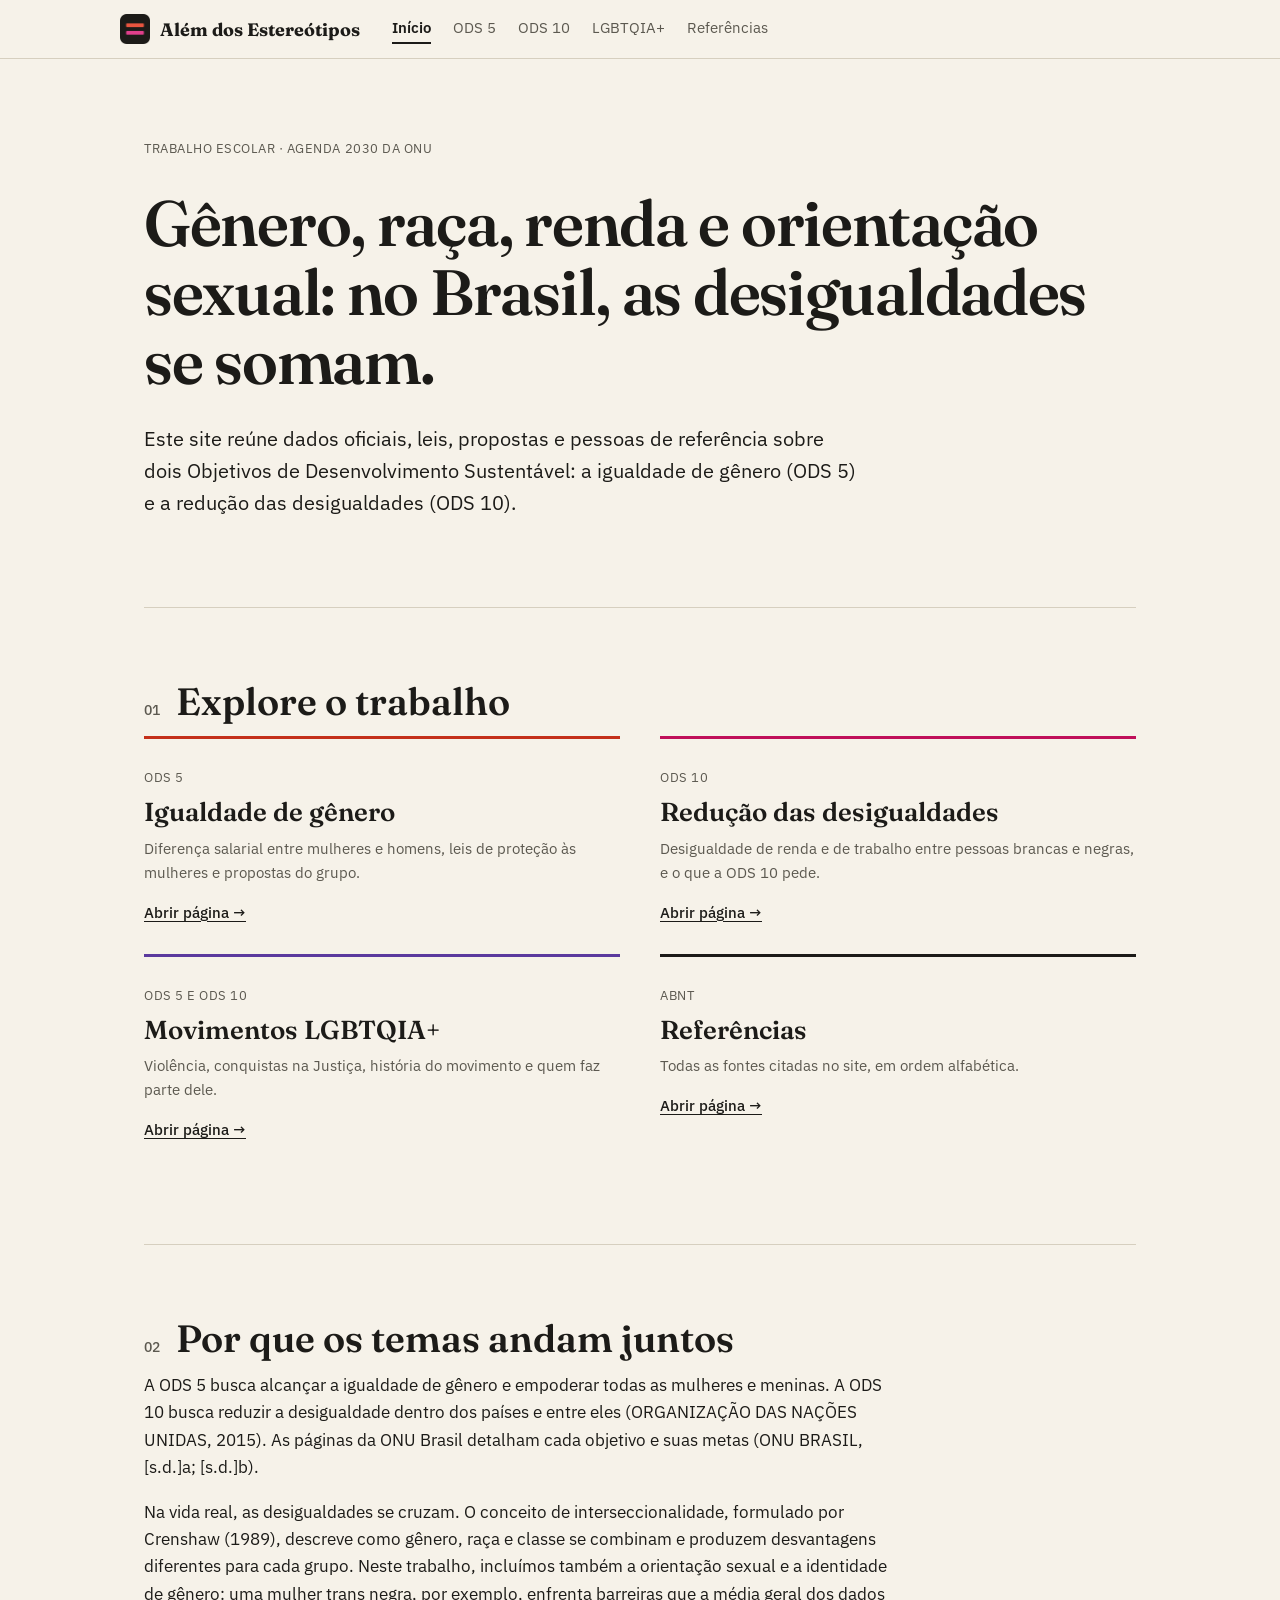
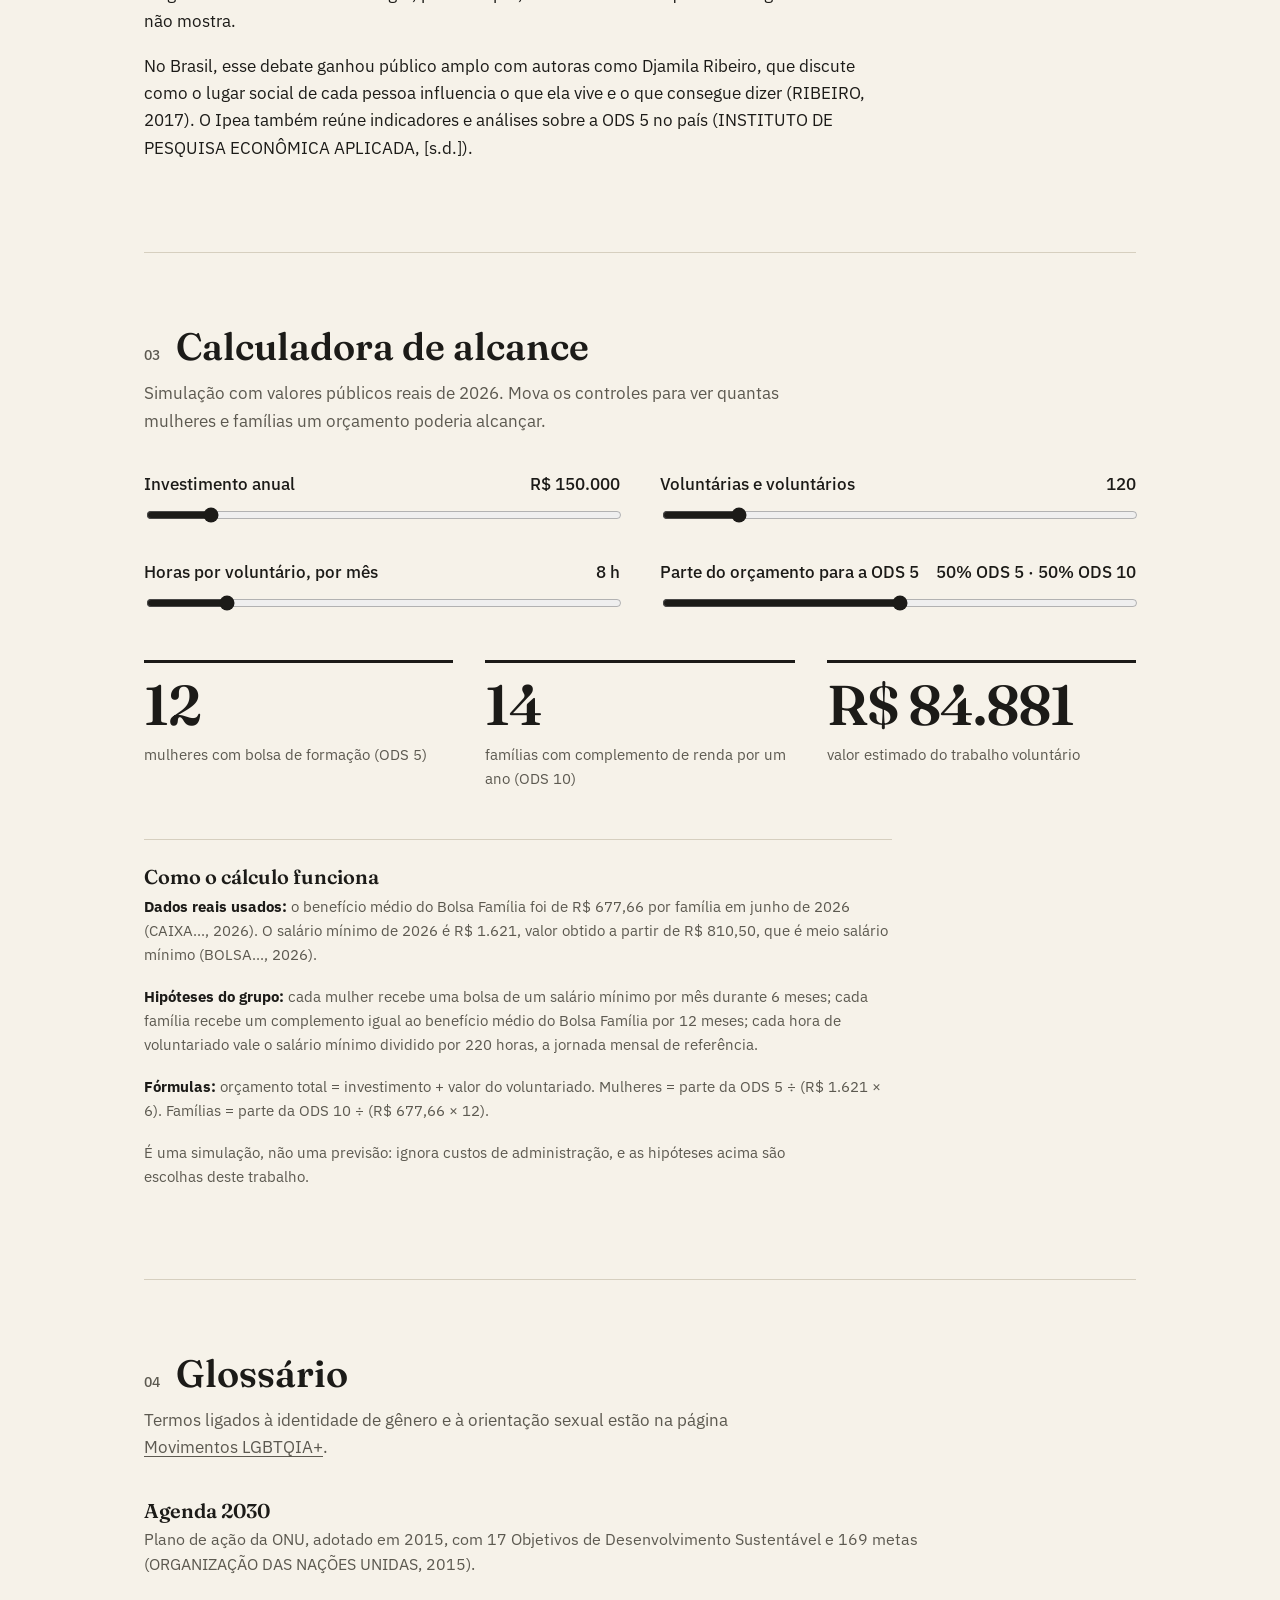
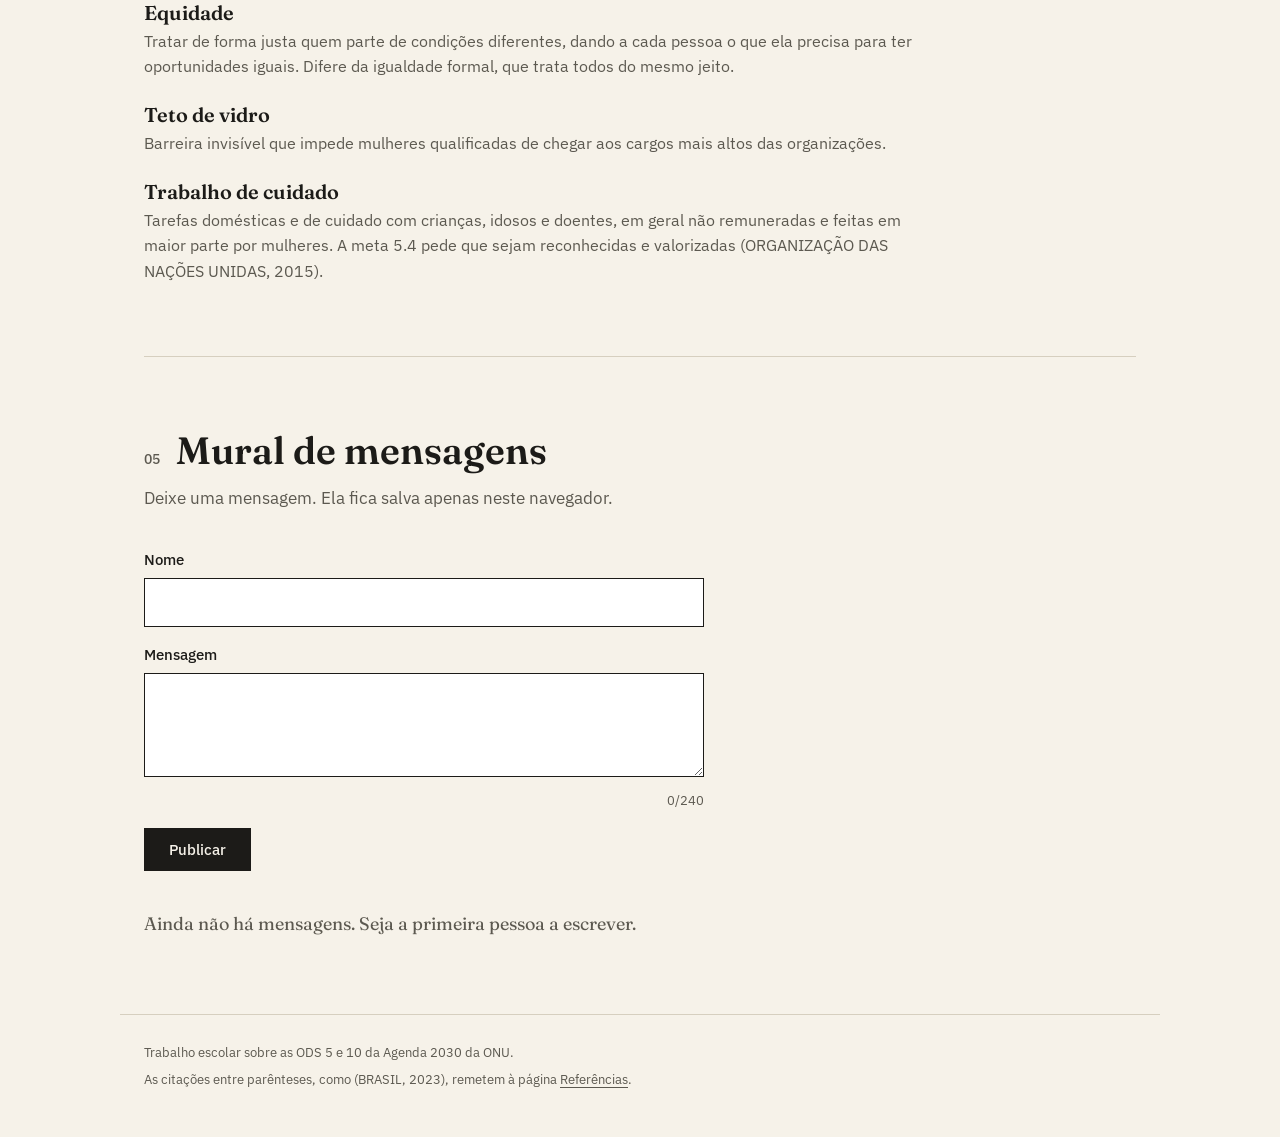
<file: Projeto Integrador/index.html>
<!DOCTYPE html>
<html lang="pt-BR">
<head>
    <meta charset="UTF-8">
    <meta name="viewport" content="width=device-width, initial-scale=1.0">
    <meta name="description" content="Desigualdades de gênero, raça, renda e orientação sexual no Brasil, à luz das ODS 5 e 10.">
    <title>Início | Além dos Estereótipos</title>
    <link href="https://fonts.googleapis.com/css2?family=Fraunces:opsz,wght@9..144,400;9..144,600;9..144,700&family=IBM+Plex+Sans:wght@400;500;600&display=swap" rel="stylesheet">
    <link rel="icon" type="image/png" href="imagens/logo.png">
    <link rel="stylesheet" href="css/style.css">
</head>
<body data-pagina="inicio">
    <a href="#conteudo" class="skip">Pular para o conteúdo</a>

    <header class="top">
        <a href="index.html" class="brand"><img src="imagens/logo.png" alt="" width="30" height="30">Além dos Estereótipos</a>
        <button type="button" class="menu-btn" aria-controls="menu" aria-expanded="false" hidden><img src="imagens/icon-menu.svg" alt="" width="22" height="22">Menu</button>
        <nav id="menu" aria-label="Principal"><a href="index.html" aria-current="page">Início</a><a href="ods5.html">ODS 5</a><a href="ods10.html">ODS 10</a><a href="lgbt.html">LGBTQIA+</a><a href="referencias.html">Referências</a></nav>
    </header>

    <main id="conteudo">
        <section class="hero">
            <p class="kicker">Trabalho escolar · Agenda 2030 da ONU</p>
            <h1>Gênero, raça, renda e orientação sexual: no Brasil, as desigualdades se somam.</h1>
            <p class="lead">Este site reúne dados oficiais, leis, propostas e pessoas de referência sobre dois Objetivos de Desenvolvimento Sustentável: a igualdade de gênero (ODS 5) e a redução das desigualdades (ODS 10).</p>
        </section>

        <section>
            <h2><span class="num">01</span>Explore o trabalho</h2>
            <div class="paginas">
                <a class="pg o5b" href="ods5.html"><small>ODS 5</small><h3>Igualdade de gênero</h3><p>Diferença salarial entre mulheres e homens, leis de proteção às mulheres e propostas do grupo.</p><span>Abrir página →</span></a>
                <a class="pg o10b" href="ods10.html"><small>ODS 10</small><h3>Redução das desigualdades</h3><p>Desigualdade de renda e de trabalho entre pessoas brancas e negras, e o que a ODS 10 pede.</p><span>Abrir página →</span></a>
                <a class="pg lgb" href="lgbt.html"><small>ODS 5 e ODS 10</small><h3>Movimentos LGBTQIA+</h3><p>Violência, conquistas na Justiça, história do movimento e quem faz parte dele.</p><span>Abrir página →</span></a>
                <a class="pg" href="referencias.html"><small>ABNT</small><h3>Referências</h3><p>Todas as fontes citadas no site, em ordem alfabética.</p><span>Abrir página →</span></a>
            </div>
        </section>

        <section>
            <h2><span class="num">02</span>Por que os temas andam juntos</h2>
            <div class="texto">
                <p>A ODS 5 busca alcançar a igualdade de gênero e empoderar todas as mulheres e meninas. A ODS 10 busca reduzir a desigualdade dentro dos países e entre eles (ORGANIZAÇÃO DAS NAÇÕES UNIDAS, 2015). As páginas da ONU Brasil detalham cada objetivo e suas metas (ONU BRASIL, [s.d.]a; [s.d.]b).</p>
                <p>Na vida real, as desigualdades se cruzam. O conceito de interseccionalidade, formulado por Crenshaw (1989), descreve como gênero, raça e classe se combinam e produzem desvantagens diferentes para cada grupo. Neste trabalho, incluímos também a orientação sexual e a identidade de gênero: uma mulher trans negra, por exemplo, enfrenta barreiras que a média geral dos dados não mostra.</p>
                <p>No Brasil, esse debate ganhou público amplo com autoras como Djamila Ribeiro, que discute como o lugar social de cada pessoa influencia o que ela vive e o que consegue dizer (RIBEIRO, 2017). O Ipea também reúne indicadores e análises sobre a ODS 5 no país (INSTITUTO DE PESQUISA ECONÔMICA APLICADA, [s.d.]).</p>
            </div>
        </section>

        <section id="simulador">
            <h2><span class="num">03</span>Calculadora de alcance</h2>
            <p class="intro">Simulação com valores públicos reais de 2026. Mova os controles para ver quantas mulheres e famílias um orçamento poderia alcançar.</p>
            <div class="controles">
                <div class="ctl"><label for="slider-orcamento"><span>Investimento anual</span><output id="val-orcamento"></output></label>
                    <input type="range" id="slider-orcamento" min="30000" max="1000000" step="10000" value="150000"></div>
                <div class="ctl"><label for="slider-voluntarios"><span>Voluntárias e voluntários</span><output id="val-voluntarios"></output></label>
                    <input type="range" id="slider-voluntarios" min="0" max="800" step="10" value="120"></div>
                <div class="ctl"><label for="slider-horas"><span>Horas por voluntário, por mês</span><output id="val-horas"></output></label>
                    <input type="range" id="slider-horas" min="2" max="40" step="2" value="8"></div>
                <div class="ctl"><label for="slider-divisao"><span>Parte do orçamento para a ODS 5</span><output id="val-divisao"></output></label>
                    <input type="range" id="slider-divisao" min="0" max="100" step="10" value="50"></div>
            </div>
            <div class="stats tres" aria-live="polite">
                <div><b id="res-mulheres">0</b><p>mulheres com bolsa de formação (ODS 5)</p></div>
                <div><b id="res-familias">0</b><p>famílias com complemento de renda por um ano (ODS 10)</p></div>
                <div><b id="res-voluntariado">R$ 0</b><p>valor estimado do trabalho voluntário</p></div>
            </div>
            <div class="texto metodo">
                <h3>Como o cálculo funciona</h3>
                <p><strong>Dados reais usados:</strong> o benefício médio do Bolsa Família foi de R$ 677,66 por família em junho de 2026 (CAIXA..., 2026). O salário mínimo de 2026 é R$ 1.621, valor obtido a partir de R$ 810,50, que é meio salário mínimo (BOLSA..., 2026).</p>
                <p><strong>Hipóteses do grupo:</strong> cada mulher recebe uma bolsa de um salário mínimo por mês durante 6 meses; cada família recebe um complemento igual ao benefício médio do Bolsa Família por 12 meses; cada hora de voluntariado vale o salário mínimo dividido por 220 horas, a jornada mensal de referência.</p>
                <p><strong>Fórmulas:</strong> orçamento total = investimento + valor do voluntariado. Mulheres = parte da ODS 5 ÷ (R$ 1.621 × 6). Famílias = parte da ODS 10 ÷ (R$ 677,66 × 12).</p>
                <p class="nota">É uma simulação, não uma previsão: ignora custos de administração, e as hipóteses acima são escolhas deste trabalho.</p>
            </div>
        </section>

        <section id="glossario">
            <h2><span class="num">04</span>Glossário</h2>
            <p class="intro">Termos ligados à identidade de gênero e à orientação sexual estão na página <a href="lgbt.html#glossario-lgbt">Movimentos LGBTQIA+</a>.</p>
            <dl class="gloss">
                <dt>Agenda 2030</dt><dd>Plano de ação da ONU, adotado em 2015, com 17 Objetivos de Desenvolvimento Sustentável e 169 metas (ORGANIZAÇÃO DAS NAÇÕES UNIDAS, 2015).</dd>
                <dt>Equidade</dt><dd>Tratar de forma justa quem parte de condições diferentes, dando a cada pessoa o que ela precisa para ter oportunidades iguais. Difere da igualdade formal, que trata todos do mesmo jeito.</dd>
                <dt>Teto de vidro</dt><dd>Barreira invisível que impede mulheres qualificadas de chegar aos cargos mais altos das organizações.</dd>
                <dt>Trabalho de cuidado</dt><dd>Tarefas domésticas e de cuidado com crianças, idosos e doentes, em geral não remuneradas e feitas em maior parte por mulheres. A meta 5.4 pede que sejam reconhecidas e valorizadas (ORGANIZAÇÃO DAS NAÇÕES UNIDAS, 2015).</dd>
            </dl>
        </section>

        <section id="mural">
            <h2><span class="num">05</span>Mural de mensagens</h2>
            <p class="intro">Deixe uma mensagem. Ela fica salva apenas neste navegador.</p>
            <form id="form-mural" novalidate>
                <label for="autor-msg">Nome</label>
                <input type="text" id="autor-msg" maxlength="50" autocomplete="name">
                <label for="texto-msg">Mensagem</label>
                <textarea id="texto-msg" rows="3" maxlength="240"></textarea>
                <div class="linha"><span id="erro-msg" role="alert"></span><span id="contador">0/240</span></div>
                <button type="submit" class="btn">Publicar</button>
            </form>
            <div id="mural-feed" class="mural"></div>
        </section>
    </main>

    <footer>
        <p>Trabalho escolar sobre as ODS 5 e 10 da Agenda 2030 da ONU.</p>
        <p>As citações entre parênteses, como (BRASIL, 2023), remetem à página <a href="referencias.html">Referências</a>.</p>
    </footer>

    <script src="js/script.js"></script>
</body>
</html>
</file>
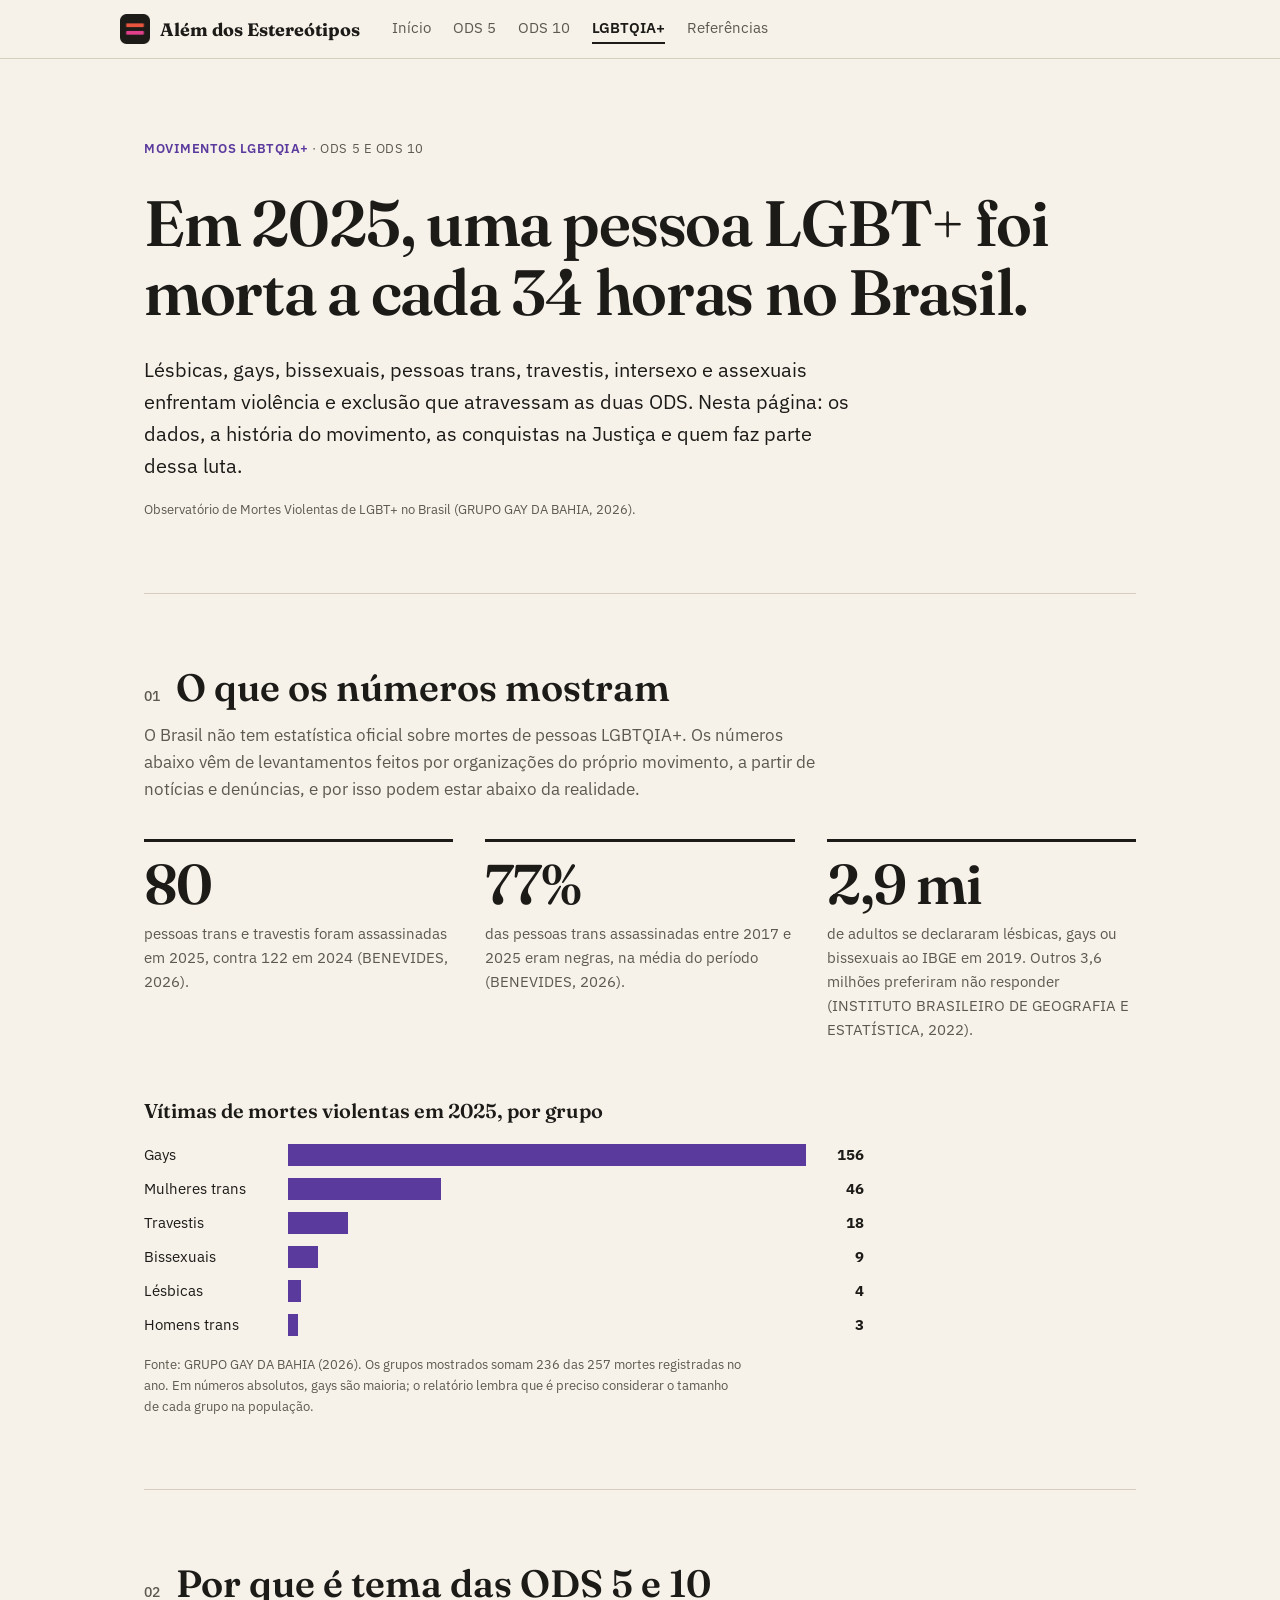
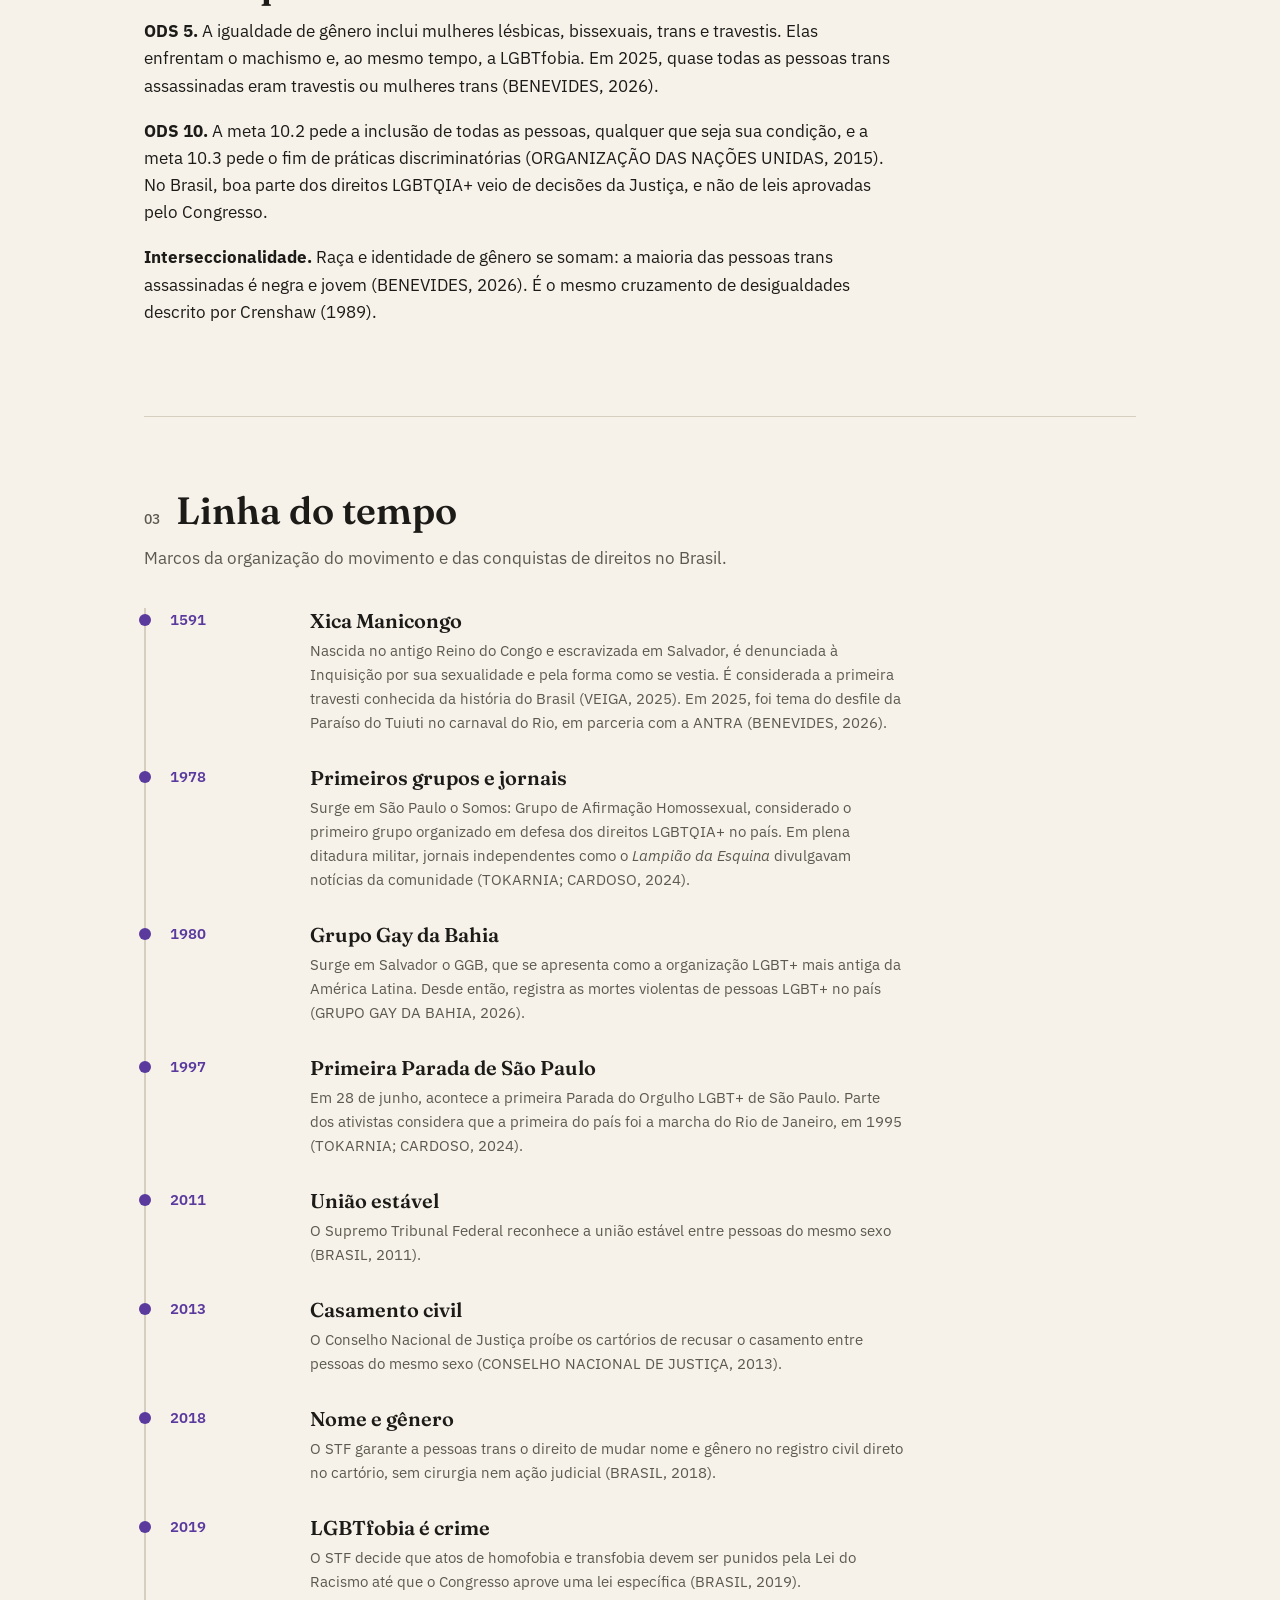
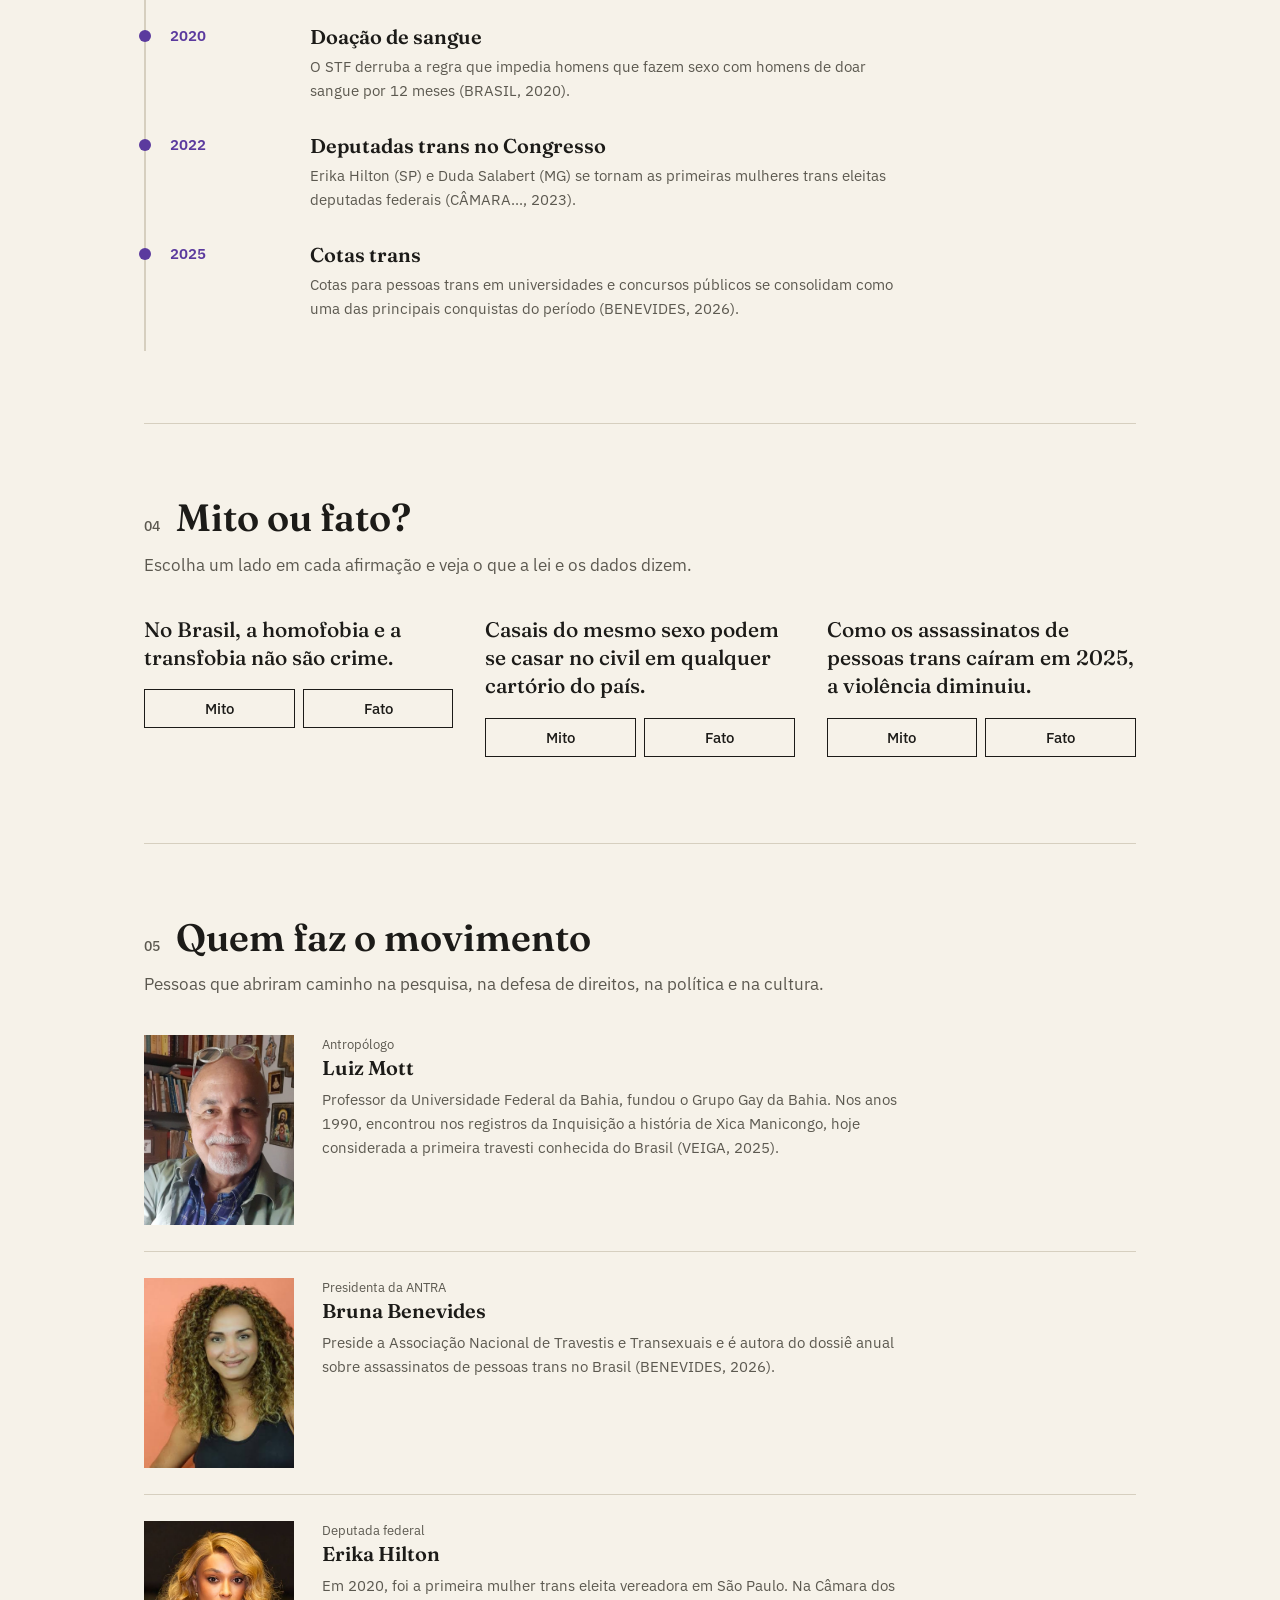
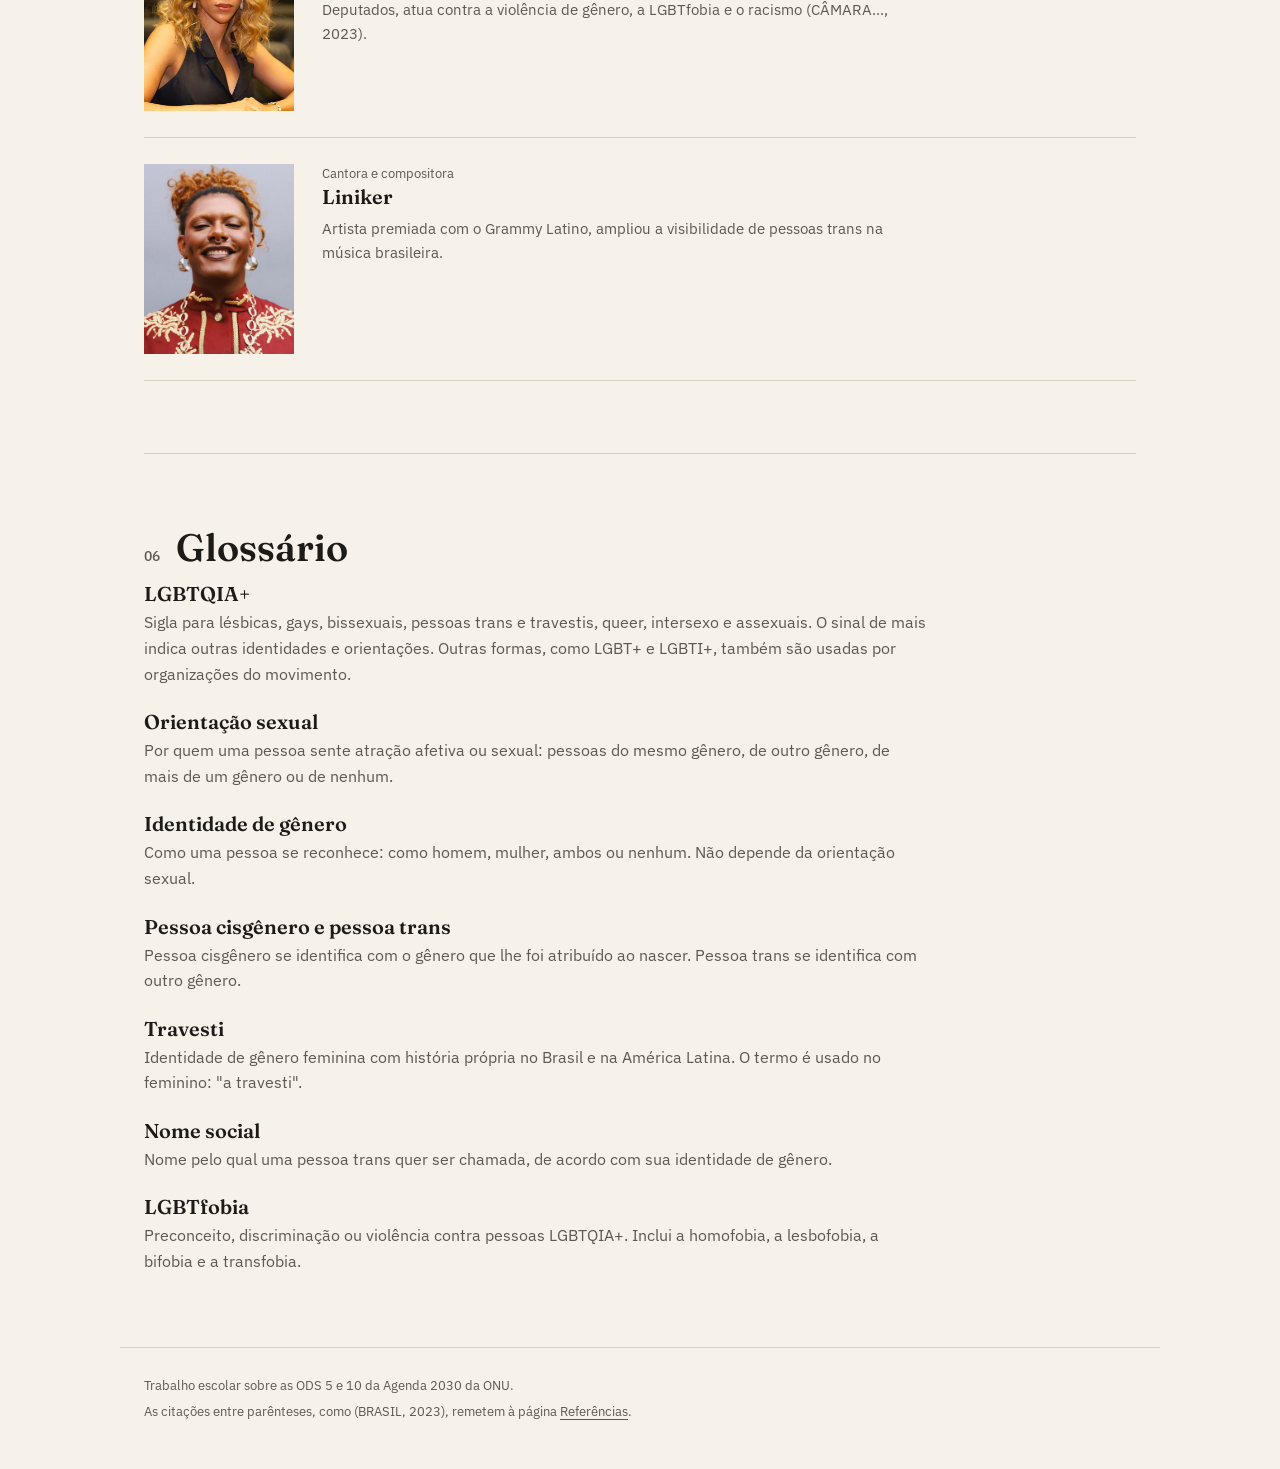
<file: Projeto Integrador/lgbt.html>
<!DOCTYPE html>
<html lang="pt-BR">
<head>
    <meta charset="UTF-8">
    <meta name="viewport" content="width=device-width, initial-scale=1.0">
    <meta name="description" content="Violência, história e conquistas da população LGBTQIA+ no Brasil.">
    <title>Movimentos LGBTQIA+ | Além dos Estereótipos</title>
    <link href="https://fonts.googleapis.com/css2?family=Fraunces:opsz,wght@9..144,400;9..144,600;9..144,700&family=IBM+Plex+Sans:wght@400;500;600&display=swap" rel="stylesheet">
    <link rel="icon" type="image/png" href="imagens/logo.png">
    <link rel="stylesheet" href="css/style.css">
</head>
<body data-pagina="lgbt">
    <a href="#conteudo" class="skip">Pular para o conteúdo</a>

    <header class="top">
        <a href="index.html" class="brand"><img src="imagens/logo.png" alt="" width="30" height="30">Além dos Estereótipos</a>
        <button type="button" class="menu-btn" aria-controls="menu" aria-expanded="false" hidden><img src="imagens/icon-menu.svg" alt="" width="22" height="22">Menu</button>
        <nav id="menu" aria-label="Principal"><a href="index.html">Início</a><a href="ods5.html">ODS 5</a><a href="ods10.html">ODS 10</a><a href="lgbt.html" aria-current="page">LGBTQIA+</a><a href="referencias.html">Referências</a></nav>
    </header>

    <main id="conteudo">
        <section class="hero">
            <p class="kicker"><span class="lg">Movimentos LGBTQIA+</span> · ODS 5 e ODS 10</p>
            <h1>Em 2025, uma pessoa LGBT+ foi morta a cada 34 horas no Brasil.</h1>
            <p class="lead">Lésbicas, gays, bissexuais, pessoas trans, travestis, intersexo e assexuais enfrentam violência e exclusão que atravessam as duas ODS. Nesta página: os dados, a história do movimento, as conquistas na Justiça e quem faz parte dessa luta.</p>
            <p class="nota">Observatório de Mortes Violentas de LGBT+ no Brasil (GRUPO GAY DA BAHIA, 2026).</p>
        </section>

        <section>
            <h2><span class="num">01</span>O que os números mostram</h2>
            <p class="intro">O Brasil não tem estatística oficial sobre mortes de pessoas LGBTQIA+. Os números abaixo vêm de levantamentos feitos por organizações do próprio movimento, a partir de notícias e denúncias, e por isso podem estar abaixo da realidade.</p>
            <div class="stats tres">
                <div><b>80</b><p>pessoas trans e travestis foram assassinadas em 2025, contra 122 em 2024 (BENEVIDES, 2026).</p></div>
                <div><b>77%</b><p>das pessoas trans assassinadas entre 2017 e 2025 eram negras, na média do período (BENEVIDES, 2026).</p></div>
                <div><b>2,9 mi</b><p>de adultos se declararam lésbicas, gays ou bissexuais ao IBGE em 2019. Outros 3,6 milhões preferiram não responder (INSTITUTO BRASILEIRO DE GEOGRAFIA E ESTATÍSTICA, 2022).</p></div>
            </div>

            <h3 class="sub">Vítimas de mortes violentas em 2025, por grupo</h3>
            <div class="barras" role="img" aria-label="Gays 156, mulheres trans 46, travestis 18, bissexuais 9, lésbicas 4, homens trans 3.">
                <div class="barra"><span>Gays</span><i style="--v:100.0%"></i><b>156</b></div>
                <div class="barra"><span>Mulheres trans</span><i style="--v:29.5%"></i><b>46</b></div>
                <div class="barra"><span>Travestis</span><i style="--v:11.5%"></i><b>18</b></div>
                <div class="barra"><span>Bissexuais</span><i style="--v:5.8%"></i><b>9</b></div>
                <div class="barra"><span>Lésbicas</span><i style="--v:2.6%"></i><b>4</b></div>
                <div class="barra"><span>Homens trans</span><i style="--v:1.9%"></i><b>3</b></div>
            </div>
            <p class="nota">Fonte: GRUPO GAY DA BAHIA (2026). Os grupos mostrados somam 236 das 257 mortes registradas no ano. Em números absolutos, gays são maioria; o relatório lembra que é preciso considerar o tamanho de cada grupo na população.</p>
        </section>

        <section>
            <h2><span class="num">02</span>Por que é tema das ODS 5 e 10</h2>
            <div class="texto">
                <p><strong>ODS 5.</strong> A igualdade de gênero inclui mulheres lésbicas, bissexuais, trans e travestis. Elas enfrentam o machismo e, ao mesmo tempo, a LGBTfobia. Em 2025, quase todas as pessoas trans assassinadas eram travestis ou mulheres trans (BENEVIDES, 2026).</p>
                <p><strong>ODS 10.</strong> A meta 10.2 pede a inclusão de todas as pessoas, qualquer que seja sua condição, e a meta 10.3 pede o fim de práticas discriminatórias (ORGANIZAÇÃO DAS NAÇÕES UNIDAS, 2015). No Brasil, boa parte dos direitos LGBTQIA+ veio de decisões da Justiça, e não de leis aprovadas pelo Congresso.</p>
                <p><strong>Interseccionalidade.</strong> Raça e identidade de gênero se somam: a maioria das pessoas trans assassinadas é negra e jovem (BENEVIDES, 2026). É o mesmo cruzamento de desigualdades descrito por Crenshaw (1989).</p>
            </div>
        </section>

        <section id="linha-do-tempo">
            <h2><span class="num">03</span>Linha do tempo</h2>
            <p class="intro">Marcos da organização do movimento e das conquistas de direitos no Brasil.</p>
            <ol class="tempo">
                <li><b>1591</b><div><h3>Xica Manicongo</h3><p>Nascida no antigo Reino do Congo e escravizada em Salvador, é denunciada à Inquisição por sua sexualidade e pela forma como se vestia. É considerada a primeira travesti conhecida da história do Brasil (VEIGA, 2025). Em 2025, foi tema do desfile da Paraíso do Tuiuti no carnaval do Rio, em parceria com a ANTRA (BENEVIDES, 2026).</p></div></li>
                <li><b>1978</b><div><h3>Primeiros grupos e jornais</h3><p>Surge em São Paulo o Somos: Grupo de Afirmação Homossexual, considerado o primeiro grupo organizado em defesa dos direitos LGBTQIA+ no país. Em plena ditadura militar, jornais independentes como o <i>Lampião da Esquina</i> divulgavam notícias da comunidade (TOKARNIA; CARDOSO, 2024).</p></div></li>
                <li><b>1980</b><div><h3>Grupo Gay da Bahia</h3><p>Surge em Salvador o GGB, que se apresenta como a organização LGBT+ mais antiga da América Latina. Desde então, registra as mortes violentas de pessoas LGBT+ no país (GRUPO GAY DA BAHIA, 2026).</p></div></li>
                <li><b>1997</b><div><h3>Primeira Parada de São Paulo</h3><p>Em 28 de junho, acontece a primeira Parada do Orgulho LGBT+ de São Paulo. Parte dos ativistas considera que a primeira do país foi a marcha do Rio de Janeiro, em 1995 (TOKARNIA; CARDOSO, 2024).</p></div></li>
                <li><b>2011</b><div><h3>União estável</h3><p>O Supremo Tribunal Federal reconhece a união estável entre pessoas do mesmo sexo (BRASIL, 2011).</p></div></li>
                <li><b>2013</b><div><h3>Casamento civil</h3><p>O Conselho Nacional de Justiça proíbe os cartórios de recusar o casamento entre pessoas do mesmo sexo (CONSELHO NACIONAL DE JUSTIÇA, 2013).</p></div></li>
                <li><b>2018</b><div><h3>Nome e gênero</h3><p>O STF garante a pessoas trans o direito de mudar nome e gênero no registro civil direto no cartório, sem cirurgia nem ação judicial (BRASIL, 2018).</p></div></li>
                <li><b>2019</b><div><h3>LGBTfobia é crime</h3><p>O STF decide que atos de homofobia e transfobia devem ser punidos pela Lei do Racismo até que o Congresso aprove uma lei específica (BRASIL, 2019).</p></div></li>
                <li><b>2020</b><div><h3>Doação de sangue</h3><p>O STF derruba a regra que impedia homens que fazem sexo com homens de doar sangue por 12 meses (BRASIL, 2020).</p></div></li>
                <li><b>2022</b><div><h3>Deputadas trans no Congresso</h3><p>Erika Hilton (SP) e Duda Salabert (MG) se tornam as primeiras mulheres trans eleitas deputadas federais (CÂMARA..., 2023).</p></div></li>
                <li><b>2025</b><div><h3>Cotas trans</h3><p>Cotas para pessoas trans em universidades e concursos públicos se consolidam como uma das principais conquistas do período (BENEVIDES, 2026).</p></div></li>
            </ol>
        </section>

        <section>
            <h2><span class="num">04</span>Mito ou fato?</h2>
            <p class="intro">Escolha um lado em cada afirmação e veja o que a lei e os dados dizem.</p>
            <div id="lista-mitos" class="mitos"></div>
        </section>

        <section>
            <h2><span class="num">05</span>Quem faz o movimento</h2>
            <p class="intro">Pessoas que abriram caminho na pesquisa, na defesa de direitos, na política e na cultura.</p>
            <div id="lista-icones" class="lista"></div>
        </section>

        <section id="glossario-lgbt">
            <h2><span class="num">06</span>Glossário</h2>
            <dl class="gloss">
                <dt>LGBTQIA+</dt><dd>Sigla para lésbicas, gays, bissexuais, pessoas trans e travestis, queer, intersexo e assexuais. O sinal de mais indica outras identidades e orientações. Outras formas, como LGBT+ e LGBTI+, também são usadas por organizações do movimento.</dd>
                <dt>Orientação sexual</dt><dd>Por quem uma pessoa sente atração afetiva ou sexual: pessoas do mesmo gênero, de outro gênero, de mais de um gênero ou de nenhum.</dd>
                <dt>Identidade de gênero</dt><dd>Como uma pessoa se reconhece: como homem, mulher, ambos ou nenhum. Não depende da orientação sexual.</dd>
                <dt>Pessoa cisgênero e pessoa trans</dt><dd>Pessoa cisgênero se identifica com o gênero que lhe foi atribuído ao nascer. Pessoa trans se identifica com outro gênero.</dd>
                <dt>Travesti</dt><dd>Identidade de gênero feminina com história própria no Brasil e na América Latina. O termo é usado no feminino: "a travesti".</dd>
                <dt>Nome social</dt><dd>Nome pelo qual uma pessoa trans quer ser chamada, de acordo com sua identidade de gênero.</dd>
                <dt>LGBTfobia</dt><dd>Preconceito, discriminação ou violência contra pessoas LGBTQIA+. Inclui a homofobia, a lesbofobia, a bifobia e a transfobia.</dd>
            </dl>
        </section>
    </main>

    <footer>
        <p>Trabalho escolar sobre as ODS 5 e 10 da Agenda 2030 da ONU.</p>
        <p>As citações entre parênteses, como (BRASIL, 2023), remetem à página <a href="referencias.html">Referências</a>.</p>
    </footer>

    <script src="js/script.js"></script>
</body>
</html>
</file>
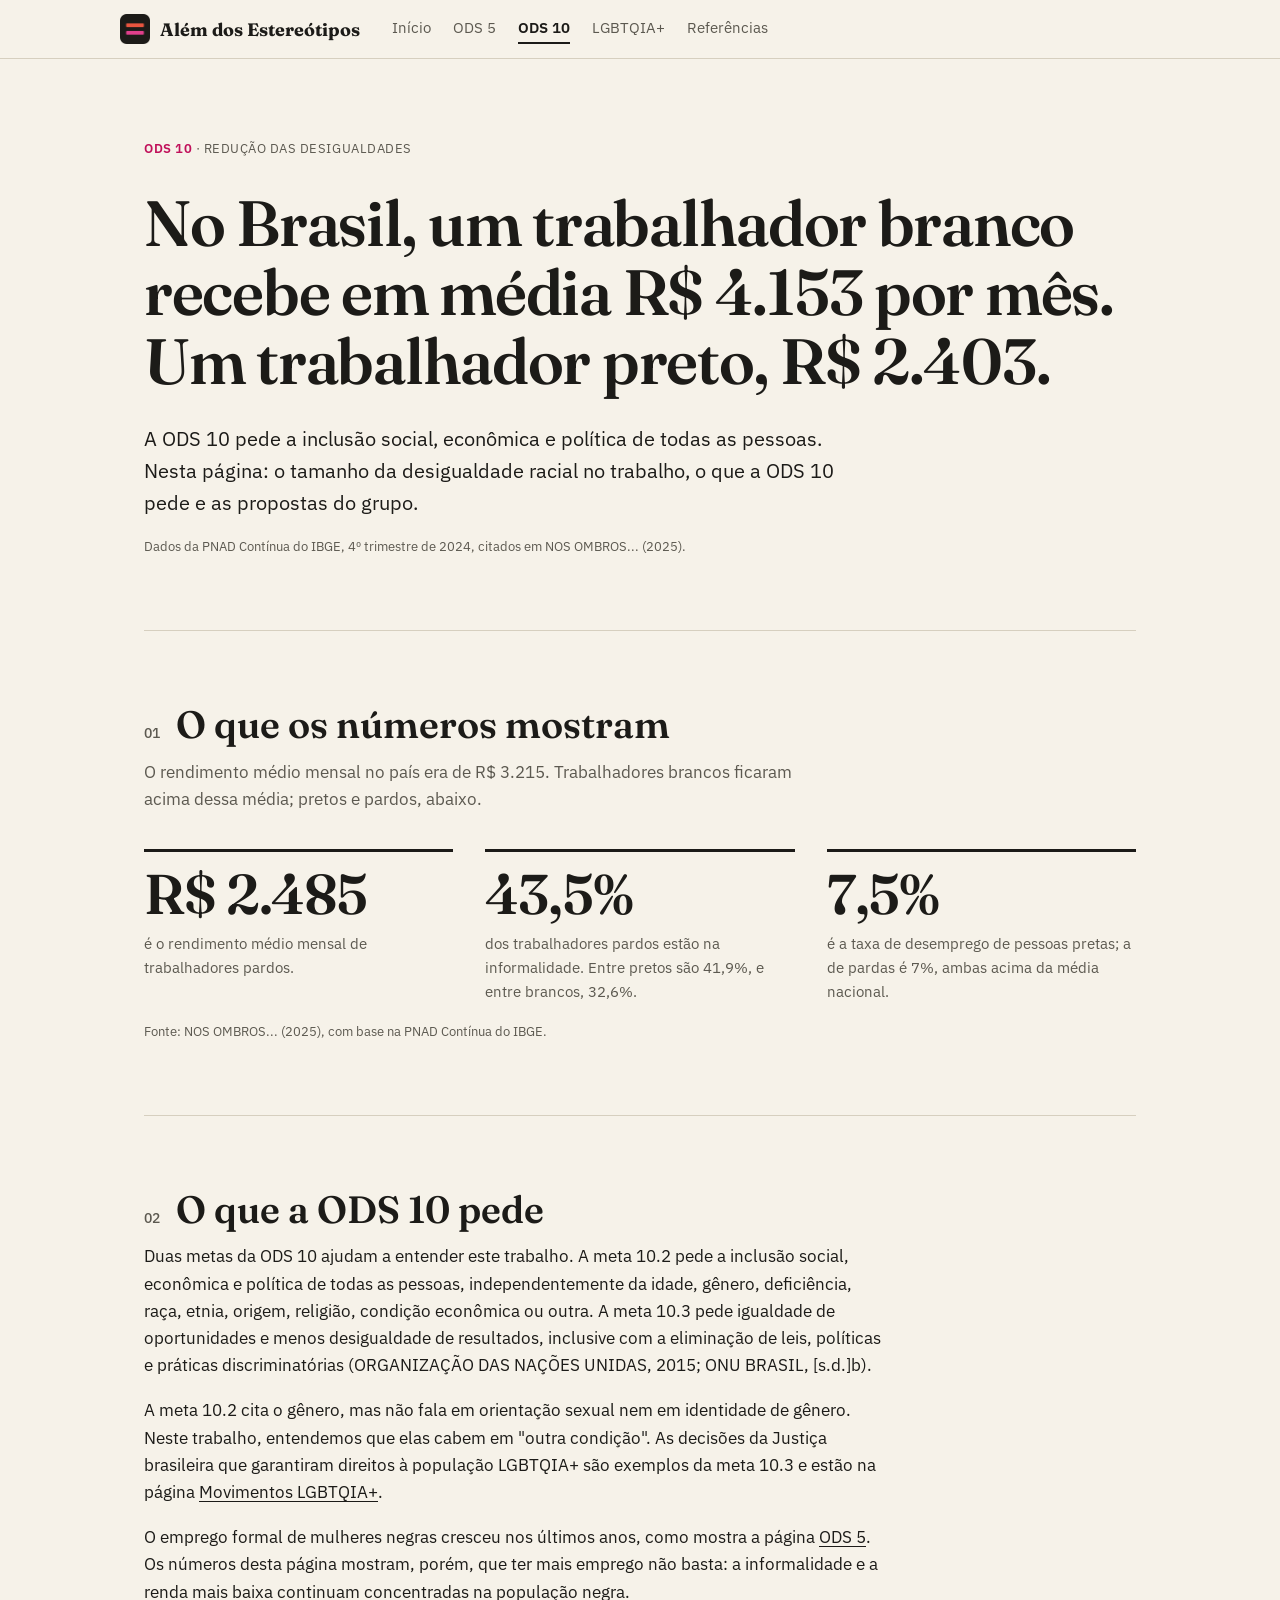
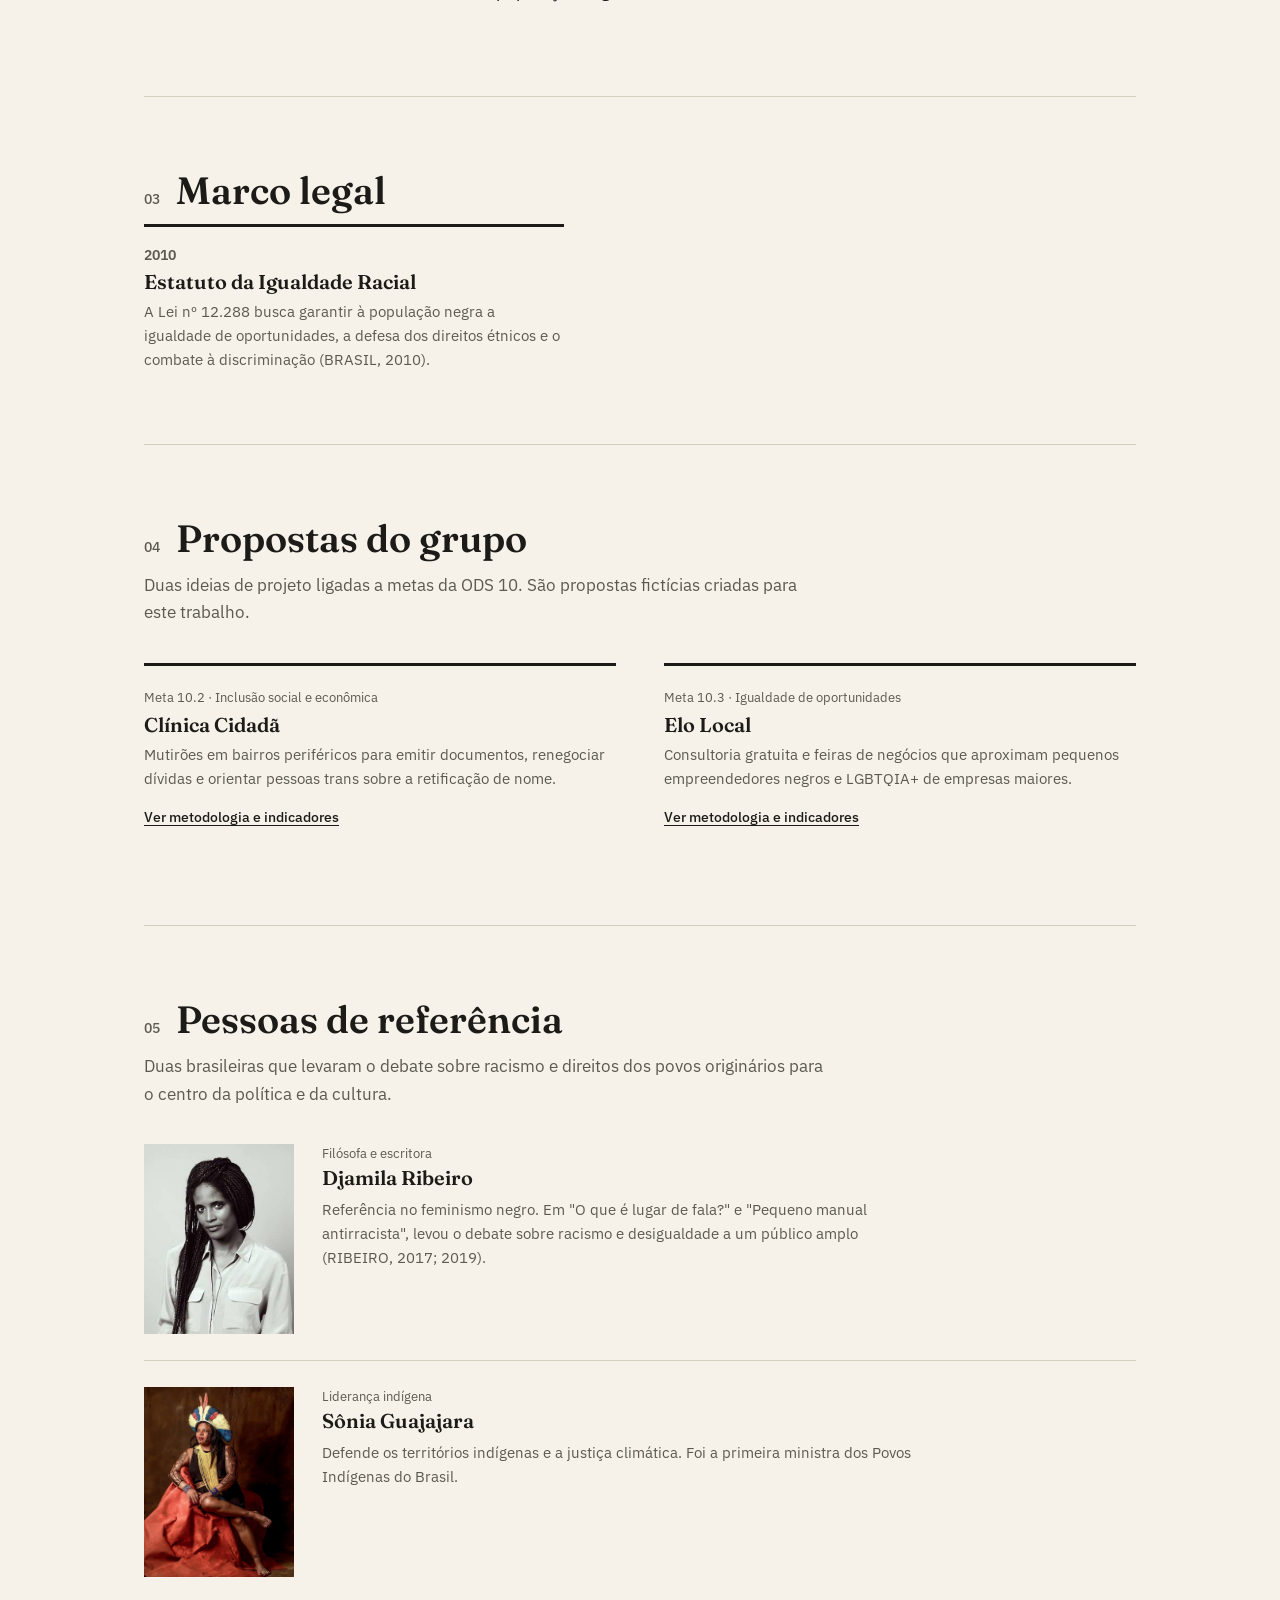
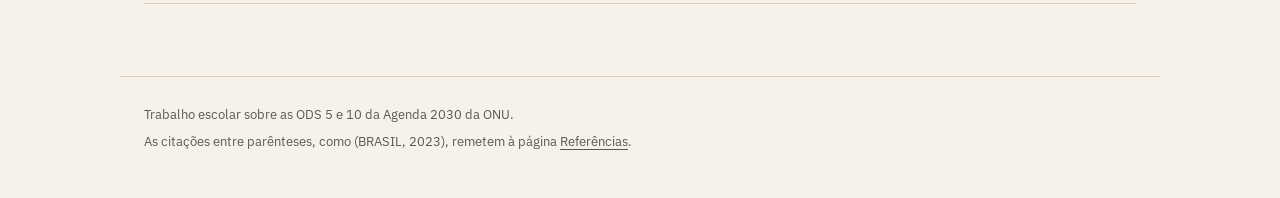
<file: Projeto Integrador/ods10.html>
<!DOCTYPE html>
<html lang="pt-BR">
<head>
    <meta charset="UTF-8">
    <meta name="viewport" content="width=device-width, initial-scale=1.0">
    <meta name="description" content="Desigualdade racial de renda e trabalho no Brasil e as metas da ODS 10.">
    <title>ODS 10: Redução das desigualdades | Além dos Estereótipos</title>
    <link href="https://fonts.googleapis.com/css2?family=Fraunces:opsz,wght@9..144,400;9..144,600;9..144,700&family=IBM+Plex+Sans:wght@400;500;600&display=swap" rel="stylesheet">
    <link rel="icon" type="image/png" href="imagens/logo.png">
    <link rel="stylesheet" href="css/style.css">
</head>
<body data-pagina="ods10">
    <a href="#conteudo" class="skip">Pular para o conteúdo</a>

    <header class="top">
        <a href="index.html" class="brand"><img src="imagens/logo.png" alt="" width="30" height="30">Além dos Estereótipos</a>
        <button type="button" class="menu-btn" aria-controls="menu" aria-expanded="false" hidden><img src="imagens/icon-menu.svg" alt="" width="22" height="22">Menu</button>
        <nav id="menu" aria-label="Principal"><a href="index.html">Início</a><a href="ods5.html">ODS 5</a><a href="ods10.html" aria-current="page">ODS 10</a><a href="lgbt.html">LGBTQIA+</a><a href="referencias.html">Referências</a></nav>
    </header>

    <main id="conteudo">
        <section class="hero">
            <p class="kicker"><span class="o10">ODS 10</span> · Redução das desigualdades</p>
            <h1>No Brasil, um trabalhador branco recebe em média R$ 4.153 por mês. Um trabalhador preto, R$ 2.403.</h1>
            <p class="lead">A ODS 10 pede a inclusão social, econômica e política de todas as pessoas. Nesta página: o tamanho da desigualdade racial no trabalho, o que a ODS 10 pede e as propostas do grupo.</p>
            <p class="nota">Dados da PNAD Contínua do IBGE, 4º trimestre de 2024, citados em NOS OMBROS... (2025).</p>
        </section>

        <section>
            <h2><span class="num">01</span>O que os números mostram</h2>
            <p class="intro">O rendimento médio mensal no país era de R$ 3.215. Trabalhadores brancos ficaram acima dessa média; pretos e pardos, abaixo.</p>
            <div class="stats tres">
                <div><b>R$ 2.485</b><p>é o rendimento médio mensal de trabalhadores pardos.</p></div>
                <div><b>43,5%</b><p>dos trabalhadores pardos estão na informalidade. Entre pretos são 41,9%, e entre brancos, 32,6%.</p></div>
                <div><b>7,5%</b><p>é a taxa de desemprego de pessoas pretas; a de pardas é 7%, ambas acima da média nacional.</p></div>
            </div>
            <p class="nota">Fonte: NOS OMBROS... (2025), com base na PNAD Contínua do IBGE.</p>
        </section>

        <section>
            <h2><span class="num">02</span>O que a ODS 10 pede</h2>
            <div class="texto">
                <p>Duas metas da ODS 10 ajudam a entender este trabalho. A meta 10.2 pede a inclusão social, econômica e política de todas as pessoas, independentemente da idade, gênero, deficiência, raça, etnia, origem, religião, condição econômica ou outra. A meta 10.3 pede igualdade de oportunidades e menos desigualdade de resultados, inclusive com a eliminação de leis, políticas e práticas discriminatórias (ORGANIZAÇÃO DAS NAÇÕES UNIDAS, 2015; ONU BRASIL, [s.d.]b).</p>
                <p>A meta 10.2 cita o gênero, mas não fala em orientação sexual nem em identidade de gênero. Neste trabalho, entendemos que elas cabem em "outra condição". As decisões da Justiça brasileira que garantiram direitos à população LGBTQIA+ são exemplos da meta 10.3 e estão na página <a href="lgbt.html#linha-do-tempo">Movimentos LGBTQIA+</a>.</p>
                <p>O emprego formal de mulheres negras cresceu nos últimos anos, como mostra a página <a href="ods5.html">ODS 5</a>. Os números desta página mostram, porém, que ter mais emprego não basta: a informalidade e a renda mais baixa continuam concentradas na população negra.</p>
            </div>
        </section>

        <section>
            <h2><span class="num">03</span>Marco legal</h2>
            <div class="leis um">
                <div><b>2010</b><h3>Estatuto da Igualdade Racial</h3><p>A Lei nº 12.288 busca garantir à população negra a igualdade de oportunidades, a defesa dos direitos étnicos e o combate à discriminação (BRASIL, 2010).</p></div>
            </div>
        </section>

        <section>
            <h2><span class="num">04</span>Propostas do grupo</h2>
            <p class="intro">Duas ideias de projeto ligadas a metas da ODS 10. São propostas fictícias criadas para este trabalho.</p>
            <div id="lista-propostas" class="propostas"></div>
        </section>

        <section>
            <h2><span class="num">05</span>Pessoas de referência</h2>
            <p class="intro">Duas brasileiras que levaram o debate sobre racismo e direitos dos povos originários para o centro da política e da cultura.</p>
            <div id="lista-icones" class="lista"></div>
        </section>
    </main>

    <footer>
        <p>Trabalho escolar sobre as ODS 5 e 10 da Agenda 2030 da ONU.</p>
        <p>As citações entre parênteses, como (BRASIL, 2023), remetem à página <a href="referencias.html">Referências</a>.</p>
    </footer>

    <dialog id="modal" aria-labelledby="modal-titulo">
        <h3 id="modal-titulo"></h3>
        <p id="modal-sub" class="nota"></p>
        <div id="modal-corpo"></div>
        <button type="button" id="modal-fechar" class="btn">Fechar</button>
    </dialog>

    <script src="js/script.js"></script>
</body>
</html>
</file>
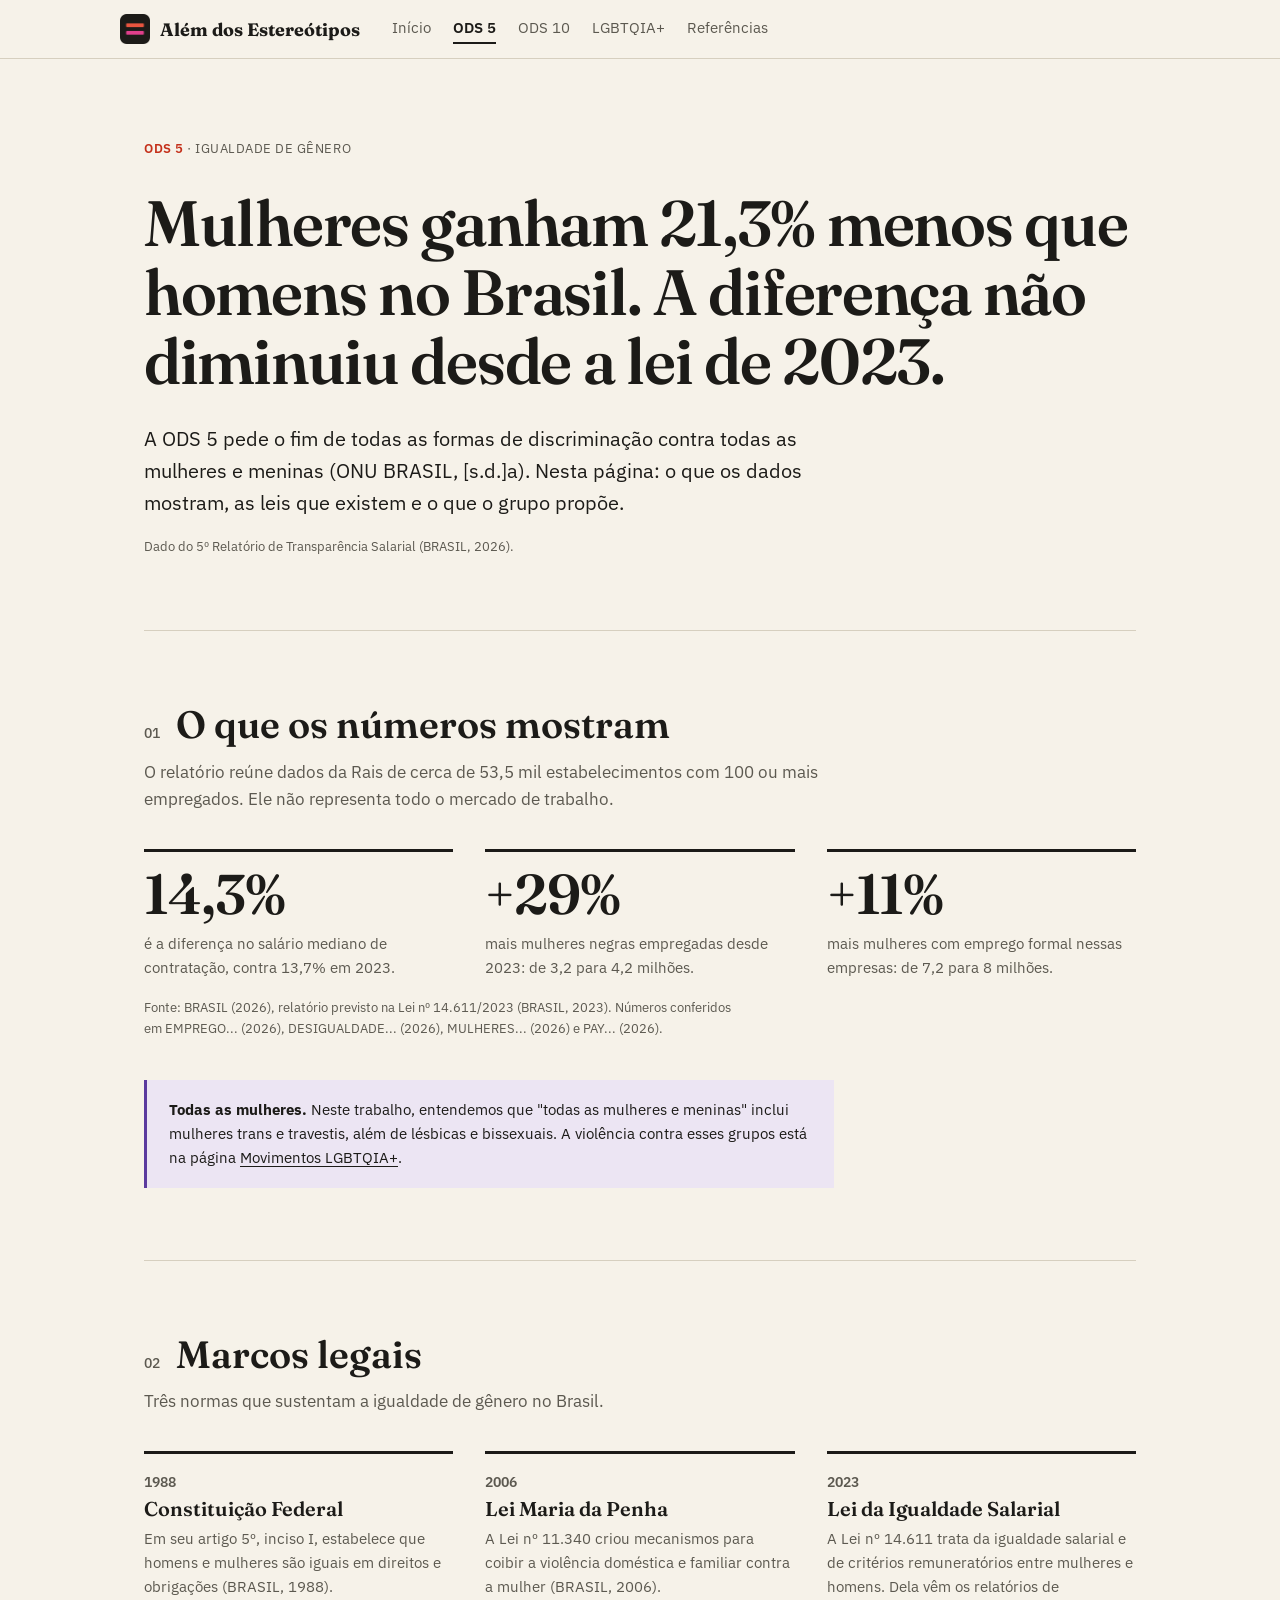
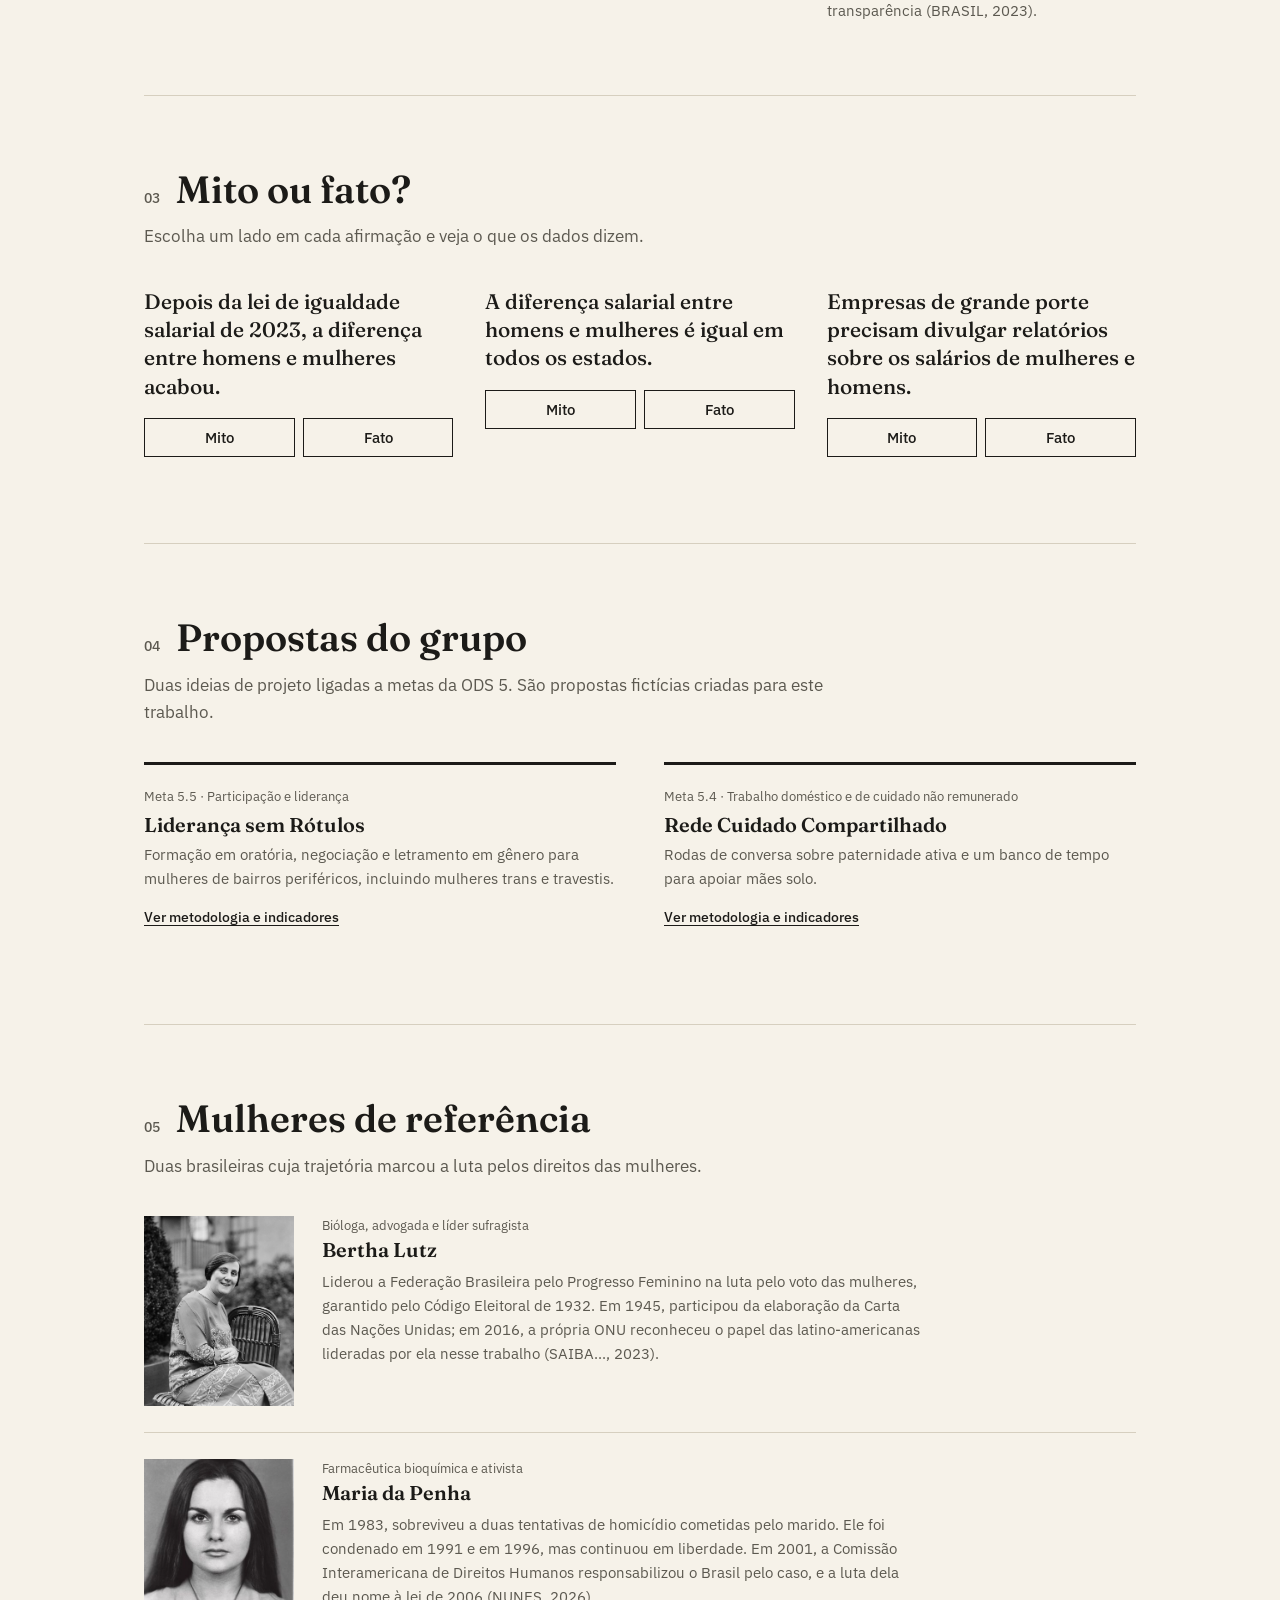
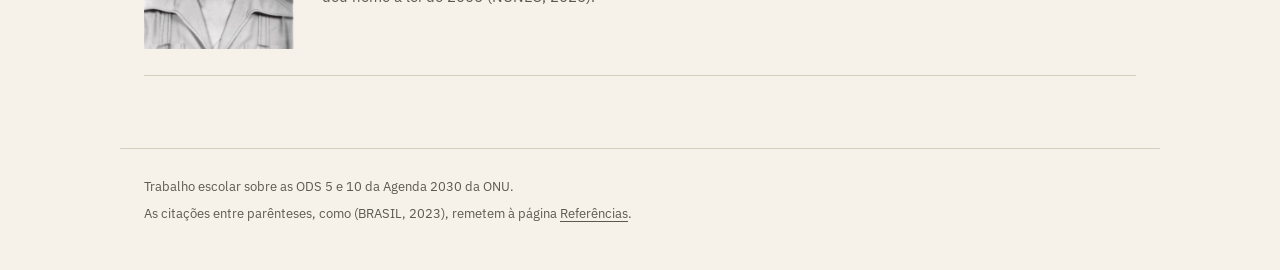
<file: Projeto Integrador/ods5.html>
<!DOCTYPE html>
<html lang="pt-BR">
<head>
    <meta charset="UTF-8">
    <meta name="viewport" content="width=device-width, initial-scale=1.0">
    <meta name="description" content="Dados, leis e propostas sobre igualdade de gênero no Brasil.">
    <title>ODS 5: Igualdade de gênero | Além dos Estereótipos</title>
    <link href="https://fonts.googleapis.com/css2?family=Fraunces:opsz,wght@9..144,400;9..144,600;9..144,700&family=IBM+Plex+Sans:wght@400;500;600&display=swap" rel="stylesheet">
    <link rel="icon" type="image/png" href="imagens/logo.png">
    <link rel="stylesheet" href="css/style.css">
</head>
<body data-pagina="ods5">
    <a href="#conteudo" class="skip">Pular para o conteúdo</a>

    <header class="top">
        <a href="index.html" class="brand"><img src="imagens/logo.png" alt="" width="30" height="30">Além dos Estereótipos</a>
        <button type="button" class="menu-btn" aria-controls="menu" aria-expanded="false" hidden><img src="imagens/icon-menu.svg" alt="" width="22" height="22">Menu</button>
        <nav id="menu" aria-label="Principal"><a href="index.html">Início</a><a href="ods5.html" aria-current="page">ODS 5</a><a href="ods10.html">ODS 10</a><a href="lgbt.html">LGBTQIA+</a><a href="referencias.html">Referências</a></nav>
    </header>

    <main id="conteudo">
        <section class="hero">
            <p class="kicker"><span class="o5">ODS 5</span> · Igualdade de gênero</p>
            <h1>Mulheres ganham 21,3% menos que homens no Brasil. A diferença não diminuiu desde a lei de 2023.</h1>
            <p class="lead">A ODS 5 pede o fim de todas as formas de discriminação contra todas as mulheres e meninas (ONU BRASIL, [s.d.]a). Nesta página: o que os dados mostram, as leis que existem e o que o grupo propõe.</p>
            <p class="nota">Dado do 5º Relatório de Transparência Salarial (BRASIL, 2026).</p>
        </section>

        <section>
            <h2><span class="num">01</span>O que os números mostram</h2>
            <p class="intro">O relatório reúne dados da Rais de cerca de 53,5 mil estabelecimentos com 100 ou mais empregados. Ele não representa todo o mercado de trabalho.</p>
            <div class="stats tres">
                <div><b>14,3%</b><p>é a diferença no salário mediano de contratação, contra 13,7% em 2023.</p></div>
                <div><b>+29%</b><p>mais mulheres negras empregadas desde 2023: de 3,2 para 4,2 milhões.</p></div>
                <div><b>+11%</b><p>mais mulheres com emprego formal nessas empresas: de 7,2 para 8 milhões.</p></div>
            </div>
            <p class="nota">Fonte: BRASIL (2026), relatório previsto na Lei nº 14.611/2023 (BRASIL, 2023). Números conferidos em EMPREGO... (2026), DESIGUALDADE... (2026), MULHERES... (2026) e PAY... (2026).</p>
            <aside class="aviso"><strong>Todas as mulheres.</strong> Neste trabalho, entendemos que "todas as mulheres e meninas" inclui mulheres trans e travestis, além de lésbicas e bissexuais. A violência contra esses grupos está na página <a href="lgbt.html">Movimentos LGBTQIA+</a>.</aside>
        </section>

        <section>
            <h2><span class="num">02</span>Marcos legais</h2>
            <p class="intro">Três normas que sustentam a igualdade de gênero no Brasil.</p>
            <div class="leis tres">
                <div><b>1988</b><h3>Constituição Federal</h3><p>Em seu artigo 5º, inciso I, estabelece que homens e mulheres são iguais em direitos e obrigações (BRASIL, 1988).</p></div>
                <div><b>2006</b><h3>Lei Maria da Penha</h3><p>A Lei nº 11.340 criou mecanismos para coibir a violência doméstica e familiar contra a mulher (BRASIL, 2006).</p></div>
                <div><b>2023</b><h3>Lei da Igualdade Salarial</h3><p>A Lei nº 14.611 trata da igualdade salarial e de critérios remuneratórios entre mulheres e homens. Dela vêm os relatórios de transparência (BRASIL, 2023).</p></div>
            </div>
        </section>

        <section>
            <h2><span class="num">03</span>Mito ou fato?</h2>
            <p class="intro">Escolha um lado em cada afirmação e veja o que os dados dizem.</p>
            <div id="lista-mitos" class="mitos"></div>
        </section>

        <section>
            <h2><span class="num">04</span>Propostas do grupo</h2>
            <p class="intro">Duas ideias de projeto ligadas a metas da ODS 5. São propostas fictícias criadas para este trabalho.</p>
            <div id="lista-propostas" class="propostas"></div>
        </section>

        <section>
            <h2><span class="num">05</span>Mulheres de referência</h2>
            <p class="intro">Duas brasileiras cuja trajetória marcou a luta pelos direitos das mulheres.</p>
            <div id="lista-icones" class="lista"></div>
        </section>
    </main>

    <footer>
        <p>Trabalho escolar sobre as ODS 5 e 10 da Agenda 2030 da ONU.</p>
        <p>As citações entre parênteses, como (BRASIL, 2023), remetem à página <a href="referencias.html">Referências</a>.</p>
    </footer>

    <dialog id="modal" aria-labelledby="modal-titulo">
        <h3 id="modal-titulo"></h3>
        <p id="modal-sub" class="nota"></p>
        <div id="modal-corpo"></div>
        <button type="button" id="modal-fechar" class="btn">Fechar</button>
    </dialog>

    <script src="js/script.js"></script>
</body>
</html>
</file>
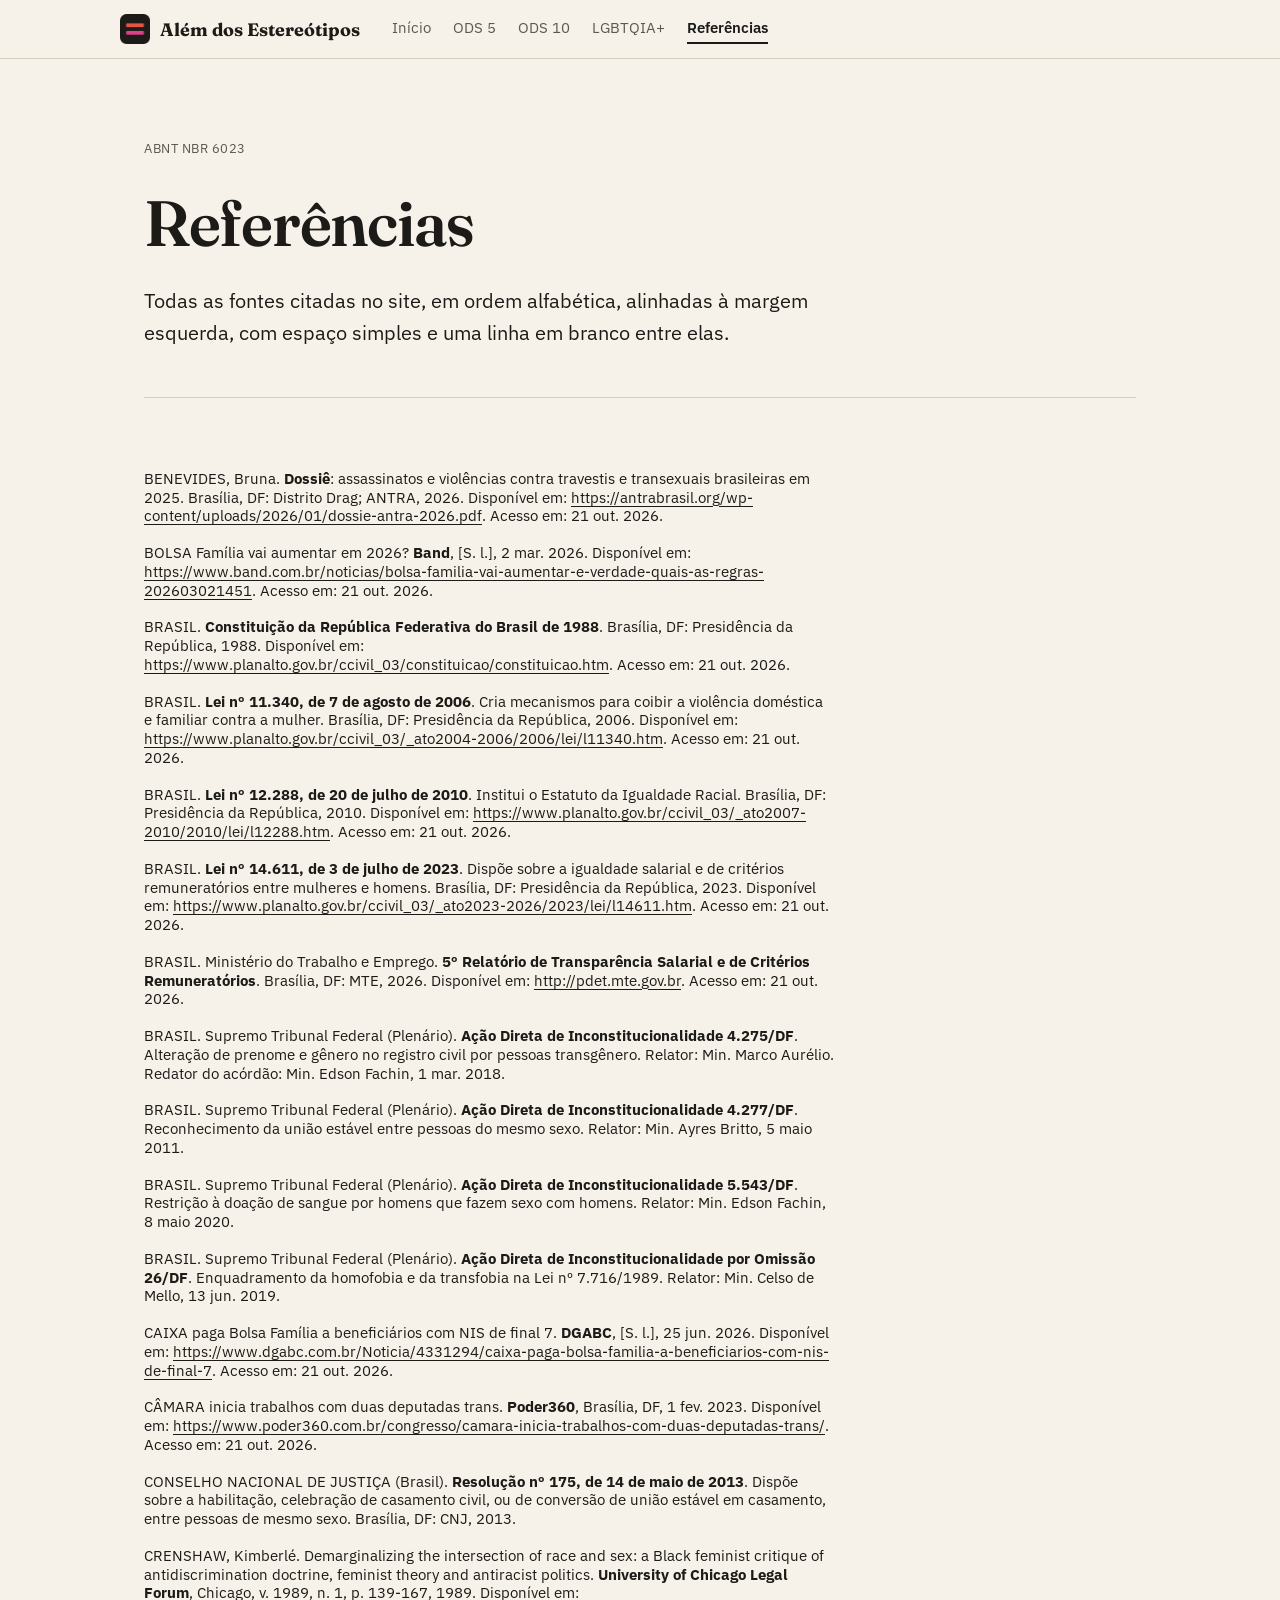
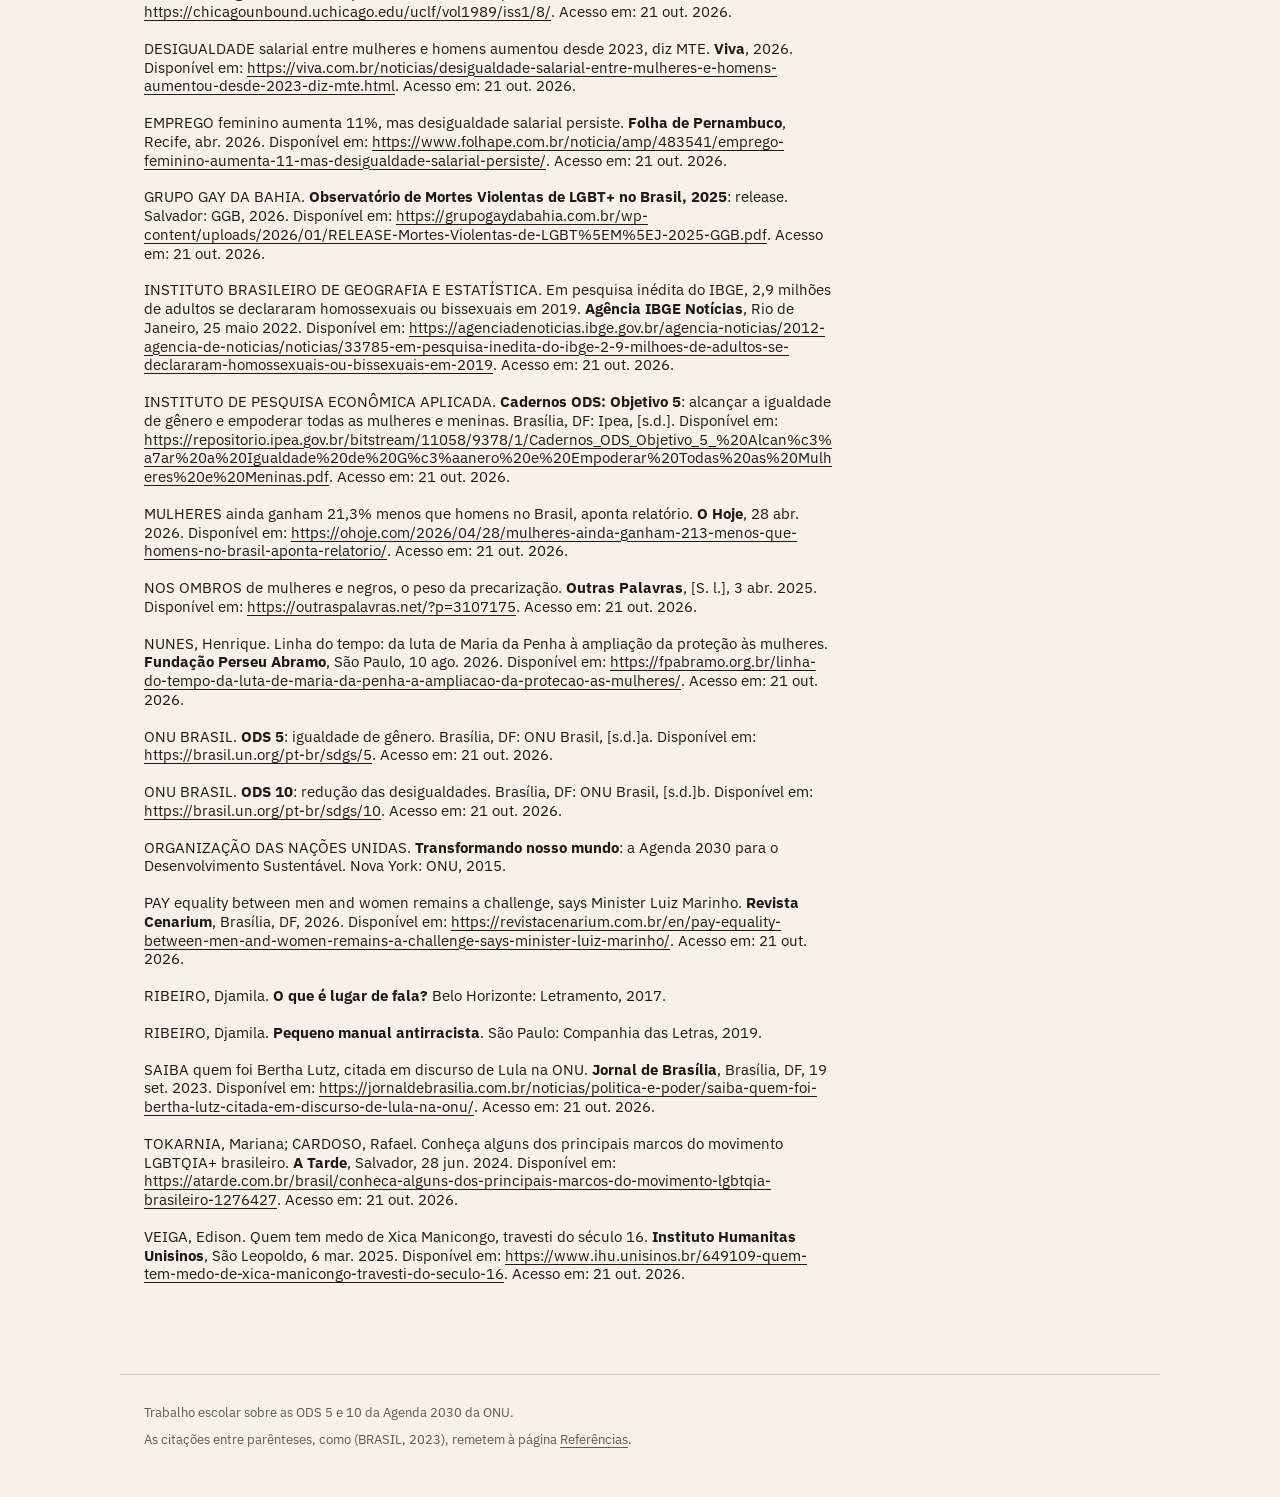
<file: Projeto Integrador/referencias.html>
<!DOCTYPE html>
<html lang="pt-BR">
<head>
    <meta charset="UTF-8">
    <meta name="viewport" content="width=device-width, initial-scale=1.0">
    <meta name="description" content="Lista de referências do trabalho no padrão ABNT.">
    <title>Referências | Além dos Estereótipos</title>
    <link href="https://fonts.googleapis.com/css2?family=Fraunces:opsz,wght@9..144,400;9..144,600;9..144,700&family=IBM+Plex+Sans:wght@400;500;600&display=swap" rel="stylesheet">
    <link rel="icon" type="image/png" href="img/logo.png">
    <link rel="stylesheet" href="css/style.css">
</head>
<body data-pagina="referencias">
    <a href="#conteudo" class="skip">Pular para o conteúdo</a>

    <header class="top">
        <a href="index.html" class="brand"><img src="imagens/logo.png" alt="" width="30" height="30">Além dos Estereótipos</a>
        <button type="button" class="menu-btn" aria-controls="menu" aria-expanded="false" hidden><img src="imagens/icon-menu.svg" alt="" width="22" height="22">Menu</button>
        <nav id="menu" aria-label="Principal"><a href="index.html">Início</a><a href="ods5.html">ODS 5</a><a href="ods10.html">ODS 10</a><a href="lgbt.html">LGBTQIA+</a><a href="referencias.html" aria-current="page">Referências</a></nav>
    </header>

    <main id="conteudo">
        <section class="hero curto">
            <p class="kicker">ABNT NBR 6023</p>
            <h1>Referências</h1>
            <p class="lead">Todas as fontes citadas no site, em ordem alfabética, alinhadas à margem esquerda, com espaço simples e uma linha em branco entre elas.</p>
        </section>

        <section>
            <div class="refs">
                <p>BENEVIDES, Bruna. <b>Dossiê</b>: assassinatos e violências contra travestis e transexuais brasileiras em 2025. Brasília, DF: Distrito Drag; ANTRA, 2026. Disponível em: <a href="https://antrabrasil.org/wp-content/uploads/2026/01/dossie-antra-2026.pdf">https://antrabrasil.org/wp-content/uploads/2026/01/dossie-antra-2026.pdf</a>. Acesso em: 21 out. 2026.</p>
                <p>BOLSA Família vai aumentar em 2026? <b>Band</b>, [S. l.], 2 mar. 2026. Disponível em: <a href="https://www.band.com.br/noticias/bolsa-familia-vai-aumentar-e-verdade-quais-as-regras-202603021451">https://www.band.com.br/noticias/bolsa-familia-vai-aumentar-e-verdade-quais-as-regras-202603021451</a>. Acesso em: 21 out. 2026.</p>
                <p>BRASIL. <b>Constituição da República Federativa do Brasil de 1988</b>. Brasília, DF: Presidência da República, 1988. Disponível em: <a href="https://www.planalto.gov.br/ccivil_03/constituicao/constituicao.htm">https://www.planalto.gov.br/ccivil_03/constituicao/constituicao.htm</a>. Acesso em: 21 out. 2026.</p>
                <p>BRASIL. <b>Lei nº 11.340, de 7 de agosto de 2006</b>. Cria mecanismos para coibir a violência doméstica e familiar contra a mulher. Brasília, DF: Presidência da República, 2006. Disponível em: <a href="https://www.planalto.gov.br/ccivil_03/_ato2004-2006/2006/lei/l11340.htm">https://www.planalto.gov.br/ccivil_03/_ato2004-2006/2006/lei/l11340.htm</a>. Acesso em: 21 out. 2026.</p>
                <p>BRASIL. <b>Lei nº 12.288, de 20 de julho de 2010</b>. Institui o Estatuto da Igualdade Racial. Brasília, DF: Presidência da República, 2010. Disponível em: <a href="https://www.planalto.gov.br/ccivil_03/_ato2007-2010/2010/lei/l12288.htm">https://www.planalto.gov.br/ccivil_03/_ato2007-2010/2010/lei/l12288.htm</a>. Acesso em: 21 out. 2026.</p>
                <p>BRASIL. <b>Lei nº 14.611, de 3 de julho de 2023</b>. Dispõe sobre a igualdade salarial e de critérios remuneratórios entre mulheres e homens. Brasília, DF: Presidência da República, 2023. Disponível em: <a href="https://www.planalto.gov.br/ccivil_03/_ato2023-2026/2023/lei/l14611.htm">https://www.planalto.gov.br/ccivil_03/_ato2023-2026/2023/lei/l14611.htm</a>. Acesso em: 21 out. 2026.</p>
                <p>BRASIL. Ministério do Trabalho e Emprego. <b>5º Relatório de Transparência Salarial e de Critérios Remuneratórios</b>. Brasília, DF: MTE, 2026. Disponível em: <a href="http://pdet.mte.gov.br">http://pdet.mte.gov.br</a>. Acesso em: 21 out. 2026.</p>
                <p>BRASIL. Supremo Tribunal Federal (Plenário). <b>Ação Direta de Inconstitucionalidade 4.275/DF</b>. Alteração de prenome e gênero no registro civil por pessoas transgênero. Relator: Min. Marco Aurélio. Redator do acórdão: Min. Edson Fachin, 1 mar. 2018.</p>
                <p>BRASIL. Supremo Tribunal Federal (Plenário). <b>Ação Direta de Inconstitucionalidade 4.277/DF</b>. Reconhecimento da união estável entre pessoas do mesmo sexo. Relator: Min. Ayres Britto, 5 maio 2011.</p>
                <p>BRASIL. Supremo Tribunal Federal (Plenário). <b>Ação Direta de Inconstitucionalidade 5.543/DF</b>. Restrição à doação de sangue por homens que fazem sexo com homens. Relator: Min. Edson Fachin, 8 maio 2020.</p>
                <p>BRASIL. Supremo Tribunal Federal (Plenário). <b>Ação Direta de Inconstitucionalidade por Omissão 26/DF</b>. Enquadramento da homofobia e da transfobia na Lei nº 7.716/1989. Relator: Min. Celso de Mello, 13 jun. 2019.</p>
                <p>CAIXA paga Bolsa Família a beneficiários com NIS de final 7. <b>DGABC</b>, [S. l.], 25 jun. 2026. Disponível em: <a href="https://www.dgabc.com.br/Noticia/4331294/caixa-paga-bolsa-familia-a-beneficiarios-com-nis-de-final-7">https://www.dgabc.com.br/Noticia/4331294/caixa-paga-bolsa-familia-a-beneficiarios-com-nis-de-final-7</a>. Acesso em: 21 out. 2026.</p>
                <p>CÂMARA inicia trabalhos com duas deputadas trans. <b>Poder360</b>, Brasília, DF, 1 fev. 2023. Disponível em: <a href="https://www.poder360.com.br/congresso/camara-inicia-trabalhos-com-duas-deputadas-trans/">https://www.poder360.com.br/congresso/camara-inicia-trabalhos-com-duas-deputadas-trans/</a>. Acesso em: 21 out. 2026.</p>
                <p>CONSELHO NACIONAL DE JUSTIÇA (Brasil). <b>Resolução nº 175, de 14 de maio de 2013</b>. Dispõe sobre a habilitação, celebração de casamento civil, ou de conversão de união estável em casamento, entre pessoas de mesmo sexo. Brasília, DF: CNJ, 2013.</p>
                <p>CRENSHAW, Kimberlé. Demarginalizing the intersection of race and sex: a Black feminist critique of antidiscrimination doctrine, feminist theory and antiracist politics. <b>University of Chicago Legal Forum</b>, Chicago, v. 1989, n. 1, p. 139-167, 1989. Disponível em: <a href="https://chicagounbound.uchicago.edu/uclf/vol1989/iss1/8/">https://chicagounbound.uchicago.edu/uclf/vol1989/iss1/8/</a>. Acesso em: 21 out. 2026.</p>
                <p>DESIGUALDADE salarial entre mulheres e homens aumentou desde 2023, diz MTE. <b>Viva</b>, 2026. Disponível em: <a href="https://viva.com.br/noticias/desigualdade-salarial-entre-mulheres-e-homens-aumentou-desde-2023-diz-mte.html">https://viva.com.br/noticias/desigualdade-salarial-entre-mulheres-e-homens-aumentou-desde-2023-diz-mte.html</a>. Acesso em: 21 out. 2026.</p>
                <p>EMPREGO feminino aumenta 11%, mas desigualdade salarial persiste. <b>Folha de Pernambuco</b>, Recife, abr. 2026. Disponível em: <a href="https://www.folhape.com.br/noticia/amp/483541/emprego-feminino-aumenta-11-mas-desigualdade-salarial-persiste/">https://www.folhape.com.br/noticia/amp/483541/emprego-feminino-aumenta-11-mas-desigualdade-salarial-persiste/</a>. Acesso em: 21 out. 2026.</p>
                <p>GRUPO GAY DA BAHIA. <b>Observatório de Mortes Violentas de LGBT+ no Brasil, 2025</b>: release. Salvador: GGB, 2026. Disponível em: <a href="https://grupogaydabahia.com.br/wp-content/uploads/2026/01/RELEASE-Mortes-Violentas-de-LGBT%5EM%5EJ-2025-GGB.pdf">https://grupogaydabahia.com.br/wp-content/uploads/2026/01/RELEASE-Mortes-Violentas-de-LGBT%5EM%5EJ-2025-GGB.pdf</a>. Acesso em: 21 out. 2026.</p>
                <p>INSTITUTO BRASILEIRO DE GEOGRAFIA E ESTATÍSTICA. Em pesquisa inédita do IBGE, 2,9 milhões de adultos se declararam homossexuais ou bissexuais em 2019. <b>Agência IBGE Notícias</b>, Rio de Janeiro, 25 maio 2022. Disponível em: <a href="https://agenciadenoticias.ibge.gov.br/agencia-noticias/2012-agencia-de-noticias/noticias/33785-em-pesquisa-inedita-do-ibge-2-9-milhoes-de-adultos-se-declararam-homossexuais-ou-bissexuais-em-2019">https://agenciadenoticias.ibge.gov.br/agencia-noticias/2012-agencia-de-noticias/noticias/33785-em-pesquisa-inedita-do-ibge-2-9-milhoes-de-adultos-se-declararam-homossexuais-ou-bissexuais-em-2019</a>. Acesso em: 21 out. 2026.</p>
                <p>INSTITUTO DE PESQUISA ECONÔMICA APLICADA. <b>Cadernos ODS: Objetivo 5</b>: alcançar a igualdade de gênero e empoderar todas as mulheres e meninas. Brasília, DF: Ipea, [s.d.]. Disponível em: <a href="https://repositorio.ipea.gov.br/bitstream/11058/9378/1/Cadernos_ODS_Objetivo_5_%20Alcan%c3%a7ar%20a%20Igualdade%20de%20G%c3%aanero%20e%20Empoderar%20Todas%20as%20Mulheres%20e%20Meninas.pdf">https://repositorio.ipea.gov.br/bitstream/11058/9378/1/Cadernos_ODS_Objetivo_5_%20Alcan%c3%a7ar%20a%20Igualdade%20de%20G%c3%aanero%20e%20Empoderar%20Todas%20as%20Mulheres%20e%20Meninas.pdf</a>. Acesso em: 21 out. 2026.</p>
                <p>MULHERES ainda ganham 21,3% menos que homens no Brasil, aponta relatório. <b>O Hoje</b>, 28 abr. 2026. Disponível em: <a href="https://ohoje.com/2026/04/28/mulheres-ainda-ganham-213-menos-que-homens-no-brasil-aponta-relatorio/">https://ohoje.com/2026/04/28/mulheres-ainda-ganham-213-menos-que-homens-no-brasil-aponta-relatorio/</a>. Acesso em: 21 out. 2026.</p>
                <p>NOS OMBROS de mulheres e negros, o peso da precarização. <b>Outras Palavras</b>, [S. l.], 3 abr. 2025. Disponível em: <a href="https://outraspalavras.net/?p=3107175">https://outraspalavras.net/?p=3107175</a>. Acesso em: 21 out. 2026.</p>
                <p>NUNES, Henrique. Linha do tempo: da luta de Maria da Penha à ampliação da proteção às mulheres. <b>Fundação Perseu Abramo</b>, São Paulo, 10 ago. 2026. Disponível em: <a href="https://fpabramo.org.br/linha-do-tempo-da-luta-de-maria-da-penha-a-ampliacao-da-protecao-as-mulheres/">https://fpabramo.org.br/linha-do-tempo-da-luta-de-maria-da-penha-a-ampliacao-da-protecao-as-mulheres/</a>. Acesso em: 21 out. 2026.</p>
                <p>ONU BRASIL. <b>ODS 5</b>: igualdade de gênero. Brasília, DF: ONU Brasil, [s.d.]a. Disponível em: <a href="https://brasil.un.org/pt-br/sdgs/5">https://brasil.un.org/pt-br/sdgs/5</a>. Acesso em: 21 out. 2026.</p>
                <p>ONU BRASIL. <b>ODS 10</b>: redução das desigualdades. Brasília, DF: ONU Brasil, [s.d.]b. Disponível em: <a href="https://brasil.un.org/pt-br/sdgs/10">https://brasil.un.org/pt-br/sdgs/10</a>. Acesso em: 21 out. 2026.</p>
                <p>ORGANIZAÇÃO DAS NAÇÕES UNIDAS. <b>Transformando nosso mundo</b>: a Agenda 2030 para o Desenvolvimento Sustentável. Nova York: ONU, 2015.</p>
                <p>PAY equality between men and women remains a challenge, says Minister Luiz Marinho. <b>Revista Cenarium</b>, Brasília, DF, 2026. Disponível em: <a href="https://revistacenarium.com.br/en/pay-equality-between-men-and-women-remains-a-challenge-says-minister-luiz-marinho/">https://revistacenarium.com.br/en/pay-equality-between-men-and-women-remains-a-challenge-says-minister-luiz-marinho/</a>. Acesso em: 21 out. 2026.</p>
                <p>RIBEIRO, Djamila. <b>O que é lugar de fala?</b> Belo Horizonte: Letramento, 2017.</p>
                <p>RIBEIRO, Djamila. <b>Pequeno manual antirracista</b>. São Paulo: Companhia das Letras, 2019.</p>
                <p>SAIBA quem foi Bertha Lutz, citada em discurso de Lula na ONU. <b>Jornal de Brasília</b>, Brasília, DF, 19 set. 2023. Disponível em: <a href="https://jornaldebrasilia.com.br/noticias/politica-e-poder/saiba-quem-foi-bertha-lutz-citada-em-discurso-de-lula-na-onu/">https://jornaldebrasilia.com.br/noticias/politica-e-poder/saiba-quem-foi-bertha-lutz-citada-em-discurso-de-lula-na-onu/</a>. Acesso em: 21 out. 2026.</p>
                <p>TOKARNIA, Mariana; CARDOSO, Rafael. Conheça alguns dos principais marcos do movimento LGBTQIA+ brasileiro. <b>A Tarde</b>, Salvador, 28 jun. 2024. Disponível em: <a href="https://atarde.com.br/brasil/conheca-alguns-dos-principais-marcos-do-movimento-lgbtqia-brasileiro-1276427">https://atarde.com.br/brasil/conheca-alguns-dos-principais-marcos-do-movimento-lgbtqia-brasileiro-1276427</a>. Acesso em: 21 out. 2026.</p>
                <p>VEIGA, Edison. Quem tem medo de Xica Manicongo, travesti do século 16. <b>Instituto Humanitas Unisinos</b>, São Leopoldo, 6 mar. 2025. Disponível em: <a href="https://www.ihu.unisinos.br/649109-quem-tem-medo-de-xica-manicongo-travesti-do-seculo-16">https://www.ihu.unisinos.br/649109-quem-tem-medo-de-xica-manicongo-travesti-do-seculo-16</a>. Acesso em: 21 out. 2026.</p>
            </div>
        </section>
    </main>

    <footer>
        <p>Trabalho escolar sobre as ODS 5 e 10 da Agenda 2030 da ONU.</p>
        <p>As citações entre parênteses, como (BRASIL, 2023), remetem à página <a href="referencias.html">Referências</a>.</p>
    </footer>

    <script src="js/script.js"></script>
</body>
</html>
</file>
<file: Projeto Integrador/css/style.css>
/* ---------- Base ---------- */
:root {
    --paper: #f6f2e9; --ink: #1c1b18; --muted: #5c5950; --line: #d6cfbf;
    --o5: #c4301a; --o10: #c0105a; --lg: #5b3a9e;
    --serif: 'Fraunces', Georgia, serif; --sans: 'IBM Plex Sans', system-ui, sans-serif;
}
* { box-sizing: border-box; }
html { scroll-behavior: smooth; scroll-padding-top: 80px; }
body { margin: 0; background: var(--paper); color: var(--ink); font: 400 17px/1.6 var(--sans); }
a { color: inherit; text-underline-offset: 3px; }
:focus-visible { outline: 2px solid var(--ink); outline-offset: 3px; }
.o5 { color: var(--o5); } .o10 { color: var(--o10); } .lg { color: var(--lg); }
.skip { position: absolute; left: -999px; }
.skip:focus { left: 8px; top: 8px; background: var(--ink); color: var(--paper); padding: 8px 12px; z-index: 10; }

/* ---------- Cabeçalho ---------- */
.top { position: sticky; top: 0; z-index: 5; background: var(--paper); border-bottom: 1px solid var(--line); display: flex; gap: 32px; align-items: center; padding: 14px max(24px, calc((100% - 1040px) / 2)); }
.brand { font: 700 18px var(--serif); text-decoration: none; white-space: nowrap; display: inline-flex; align-items: center; gap: 10px; }
.brand img { display: block; }
.menu-btn { display: none; }
.top nav { display: flex; gap: 22px; overflow-x: auto; font-size: 15px; white-space: nowrap; }
.top nav a { color: var(--muted); text-decoration: none; padding: 2px 0; border-bottom: 2px solid transparent; }
.top nav a:hover { color: var(--ink); }
.top nav a[aria-current="page"] { color: var(--ink); font-weight: 600; border-bottom-color: var(--ink); }

/* ---------- Estrutura ---------- */
main, footer { max-width: 1040px; margin: 0 auto; padding: 0 24px; }
section { padding: 72px 0; border-top: 1px solid var(--line); }
.hero { border-top: 0; padding: 80px 0 72px; }
.hero.curto { padding-bottom: 32px; }
.kicker { font-size: 13px; letter-spacing: .04em; text-transform: uppercase; color: var(--muted); margin: 0 0 28px; }
.kicker span { font-weight: 600; }
h1 { font: 600 clamp(34px, 5.6vw, 64px)/1.08 var(--serif); letter-spacing: -.02em; max-width: 17em; margin: 0 0 28px; }
.lead { font-size: 20px; max-width: 36em; margin: 0 0 16px; }
.nota { font-size: 13px; color: var(--muted); margin: 18px 0 0; max-width: 46em; }
h2 { font: 600 clamp(26px, 3.4vw, 38px)/1.15 var(--serif); margin: 0 0 12px; display: flex; gap: 16px; align-items: baseline; }
.num { font: 500 14px var(--sans); color: var(--muted); }
.intro { color: var(--muted); max-width: 40em; margin: 0 0 36px; }
h3 { font: 600 20px/1.25 var(--serif); margin: 0 0 6px; }
h3.sub { margin: 56px 0 20px; }
.texto { max-width: 44em; }
.texto p { margin: 0 0 18px; }
.aviso { margin-top: 40px; padding: 18px 22px; border-left: 3px solid var(--lg); background: #ece5f3; max-width: 46em; font-size: 15px; }

footer { border-top: 1px solid var(--line); padding-top: 28px; padding-bottom: 40px; font-size: 13px; color: var(--muted); }
footer p { margin: 0 0 6px; }

/* ---------- Cartões das páginas (Início) ---------- */
.paginas { display: grid; grid-template-columns: repeat(2, 1fr); gap: 0 40px; }
.pg { display: block; text-decoration: none; padding: 24px 0 28px; border-top: 3px solid var(--ink); }
.pg.o5b { border-top-color: var(--o5); } .pg.o10b { border-top-color: var(--o10); } .pg.lgb { border-top-color: var(--lg); }
.pg small { font-size: 13px; color: var(--muted); text-transform: uppercase; letter-spacing: .04em; }
.pg h3 { font-size: 26px; margin: 6px 0 8px; }
.pg p { margin: 0 0 14px; color: var(--muted); font-size: 15px; max-width: 32em; }
.pg span { font-weight: 500; font-size: 15px; text-decoration: underline; text-underline-offset: 3px; }
.pg:hover span { text-decoration-thickness: 2px; }

/* ---------- Números ---------- */
.stats { display: grid; grid-template-columns: repeat(3, 1fr); gap: 0 32px; }
.stats > div { border-top: 3px solid var(--ink); padding-top: 14px; }
.stats b { display: block; font: 600 clamp(40px, 5vw, 56px)/1 var(--serif); letter-spacing: -.02em; margin-bottom: 10px; }
.stats p { margin: 0; font-size: 15px; color: var(--muted); }

/* Gráfico de barras */
.barras { max-width: 720px; display: grid; gap: 10px; }
.barra { display: grid; grid-template-columns: 130px 1fr 44px; align-items: center; gap: 14px; font-size: 15px; }
.barra i { display: block; height: 22px; width: var(--v); min-width: 3px; background: var(--lg); }
.barra b { font-variant-numeric: tabular-nums; text-align: right; }

/* ---------- Leis ---------- */
.leis { display: grid; grid-template-columns: repeat(3, 1fr); gap: 32px; }
.leis.um { grid-template-columns: minmax(0, 420px); }
.leis > div { border-top: 3px solid var(--ink); padding-top: 14px; }
.leis b { font: 600 14px var(--sans); color: var(--muted); }
.leis p { font-size: 15px; color: var(--muted); margin: 6px 0 0; }

/* ---------- Linha do tempo ---------- */
.tempo { list-style: none; margin: 0; padding: 0; max-width: 760px; border-left: 2px solid var(--line); }
.tempo li { display: grid; grid-template-columns: 120px 1fr; gap: 20px; padding: 0 0 30px 24px; position: relative; }
.tempo li::before { content: ''; position: absolute; left: -7px; top: 6px; width: 12px; height: 12px; background: var(--lg); border-radius: 50%; }
.tempo b { font: 600 15px var(--sans); color: var(--lg); padding-top: 2px; }
.tempo p { margin: 0; font-size: 15px; color: var(--muted); }

/* ---------- Mito ou fato ---------- */
.mitos { display: grid; grid-template-columns: repeat(3, 1fr); gap: 32px; }
.mito q { display: block; font: 500 21px/1.35 var(--serif); quotes: none; margin-bottom: 18px; }
.opcoes { display: flex; gap: 8px; margin-bottom: 14px; }
.opcoes button { flex: 1; font: 500 15px var(--sans); padding: 9px; border: 1px solid var(--ink); background: transparent; color: var(--ink); cursor: pointer; }
.opcoes button:hover:not(:disabled) { background: var(--ink); color: var(--paper); }
.opcoes button:disabled { opacity: .4; cursor: default; }
.opcoes button.escolha { opacity: 1; background: var(--ink); color: var(--paper); }
.resposta { font-size: 15px; color: var(--muted); }
.resposta strong { display: block; color: var(--ink); margin-bottom: 4px; }

/* ---------- Propostas ---------- */
.propostas { display: grid; grid-template-columns: 1fr 1fr; gap: 0 48px; }
.item { padding: 22px 0; border-top: 3px solid var(--ink); }
.item small { display: block; font-size: 13px; color: var(--muted); margin-bottom: 4px; }
.item p { margin: 6px 0 12px; font-size: 15px; color: var(--muted); }
.link { font: 500 14px var(--sans); background: none; border: 0; padding: 0; color: var(--ink); text-decoration: underline; text-underline-offset: 3px; cursor: pointer; }
.link:hover { text-decoration-thickness: 2px; }

/* ---------- Pessoas ---------- */
.pessoa { display: grid; grid-template-columns: 150px 1fr; gap: 28px; padding: 26px 0; border-bottom: 1px solid var(--line); }
.pessoa:first-child { padding-top: 0; }
.pessoa figure { margin: 0; }
.foto { position: relative; width: 150px; height: 190px; background: #e6dfce; display: grid; place-items: center; overflow: hidden; }
.foto img { position: absolute; inset: 0; width: 100%; height: 100%; object-fit: cover; }
.foto span { font: 600 44px var(--serif); color: var(--muted); }
.foto.sem img { display: none; }
.pessoa figcaption { font-size: 12px; color: var(--muted); margin-top: 6px; line-height: 1.35; }
.pessoa small { display: block; font-size: 13px; color: var(--muted); }
.pessoa p { color: var(--muted); font-size: 15px; margin: 8px 0 0; max-width: 40em; }

/* ---------- Glossário ---------- */
.gloss { max-width: 46em; margin: 0; }
.gloss dt { font: 600 20px var(--serif); margin-top: 22px; }
.gloss dt:first-child { margin-top: 0; }
.gloss dd { margin: 4px 0 0; color: var(--muted); font-size: 16px; }

/* ---------- Calculadora ---------- */
.controles { display: grid; grid-template-columns: 1fr 1fr; gap: 28px 40px; margin-bottom: 40px; }
.ctl label { display: flex; justify-content: space-between; gap: 12px; font-weight: 500; margin-bottom: 6px; }
.ctl output { font-variant-numeric: tabular-nums; white-space: nowrap; }
input[type=range] { width: 100%; accent-color: var(--ink); }
.metodo { margin-top: 48px; padding-top: 24px; border-top: 1px solid var(--line); }
.metodo p { font-size: 15px; color: var(--muted); }
.metodo strong { color: var(--ink); }

/* ---------- Mural ---------- */
form { max-width: 560px; }
form label { display: block; font-weight: 500; font-size: 15px; margin: 16px 0 6px; }
input[type=text], textarea { width: 100%; font: inherit; padding: 10px 12px; background: #fff; border: 1px solid var(--ink); border-radius: 0; color: var(--ink); }
.linha { display: flex; justify-content: space-between; font-size: 13px; color: var(--muted); margin: 6px 0 16px; min-height: 20px; }
#erro-msg { color: var(--o5); font-weight: 500; }
.btn { font: 500 15px var(--sans); background: var(--ink); color: var(--paper); border: 1px solid var(--ink); padding: 11px 24px; cursor: pointer; }
.btn:hover { background: transparent; color: var(--ink); }
.mural { margin-top: 40px; display: grid; grid-template-columns: 1fr 1fr; gap: 28px 40px; max-width: 820px; }
.mural blockquote { margin: 0; padding-left: 16px; border-left: 3px solid var(--ink); }
.mural p { margin: 0 0 6px; font: 400 18px/1.4 var(--serif); overflow-wrap: anywhere; }
.mural cite { font-size: 13px; color: var(--muted); font-style: normal; }
.vazio { color: var(--muted); font-size: 15px; grid-column: 1 / -1; }

/* ---------- Referências (ABNT: esquerda, espaço simples, linha em branco entre entradas) ---------- */
.refs { max-width: 46em; font-size: 15px; text-align: left; }
.refs p { margin: 0 0 1.2em; line-height: 1.25; overflow-wrap: anywhere; }

/* ---------- Janela de detalhes ---------- */
dialog { max-width: 520px; width: calc(100% - 32px); padding: 32px; background: var(--paper); color: var(--ink); border: 1px solid var(--ink); border-radius: 0; box-shadow: 8px 8px 0 var(--ink); }
dialog::backdrop { background: rgba(28, 27, 24, .55); }
dialog #modal-corpo { margin: 20px 0 28px; font-size: 16px; }
dialog #modal-corpo p { margin: 0 0 12px; }

/* ---------- Celular ---------- */
@media (max-width: 800px) {
    .top { flex-direction: column; align-items: flex-start; gap: 8px; }
    .top nav { max-width: 100%; flex-wrap: wrap; gap: 6px 16px; font-size: 14px; }
    section { padding: 56px 0; }
    .hero { padding: 48px 0 56px; }
    .stats { grid-template-columns: 1fr 1fr; gap: 28px 20px; }
    .paginas, .mitos, .propostas, .mural, .controles, .leis { grid-template-columns: 1fr; }
    .pessoa { grid-template-columns: 110px 1fr; gap: 18px; }
    .foto { width: 110px; height: 140px; }
    .tempo li { grid-template-columns: 1fr; gap: 2px; }
    .barra { grid-template-columns: 100px 1fr 36px; gap: 10px; }
}
@media (max-width: 520px) {
    .stats { grid-template-columns: 1fr; }
}
@media (prefers-reduced-motion: reduce) { html { scroll-behavior: auto; } }

/* ---------- Menu recolhível no celular (ativado pelo js/script.js) ---------- */
@media (max-width: 800px) {
    .top.com-menu { flex-direction: row; flex-wrap: wrap; justify-content: space-between; align-items: center; }
    .top.com-menu .menu-btn { display: inline-flex; align-items: center; gap: 8px; font: 500 15px var(--sans); color: var(--ink); background: transparent; border: 1px solid var(--ink); padding: 6px 12px; cursor: pointer; }
    .top.com-menu nav { display: none; width: 100%; flex-direction: column; gap: 0; font-size: 16px; padding-top: 6px; }
    .top.com-menu.aberto nav { display: flex; }
    .top.com-menu nav a { padding: 11px 0 11px 12px; border-bottom: 1px solid var(--line); }
    .top.com-menu nav a[aria-current="page"] { border-bottom-color: var(--line); box-shadow: inset 3px 0 0 var(--ink); }
}
</file>
